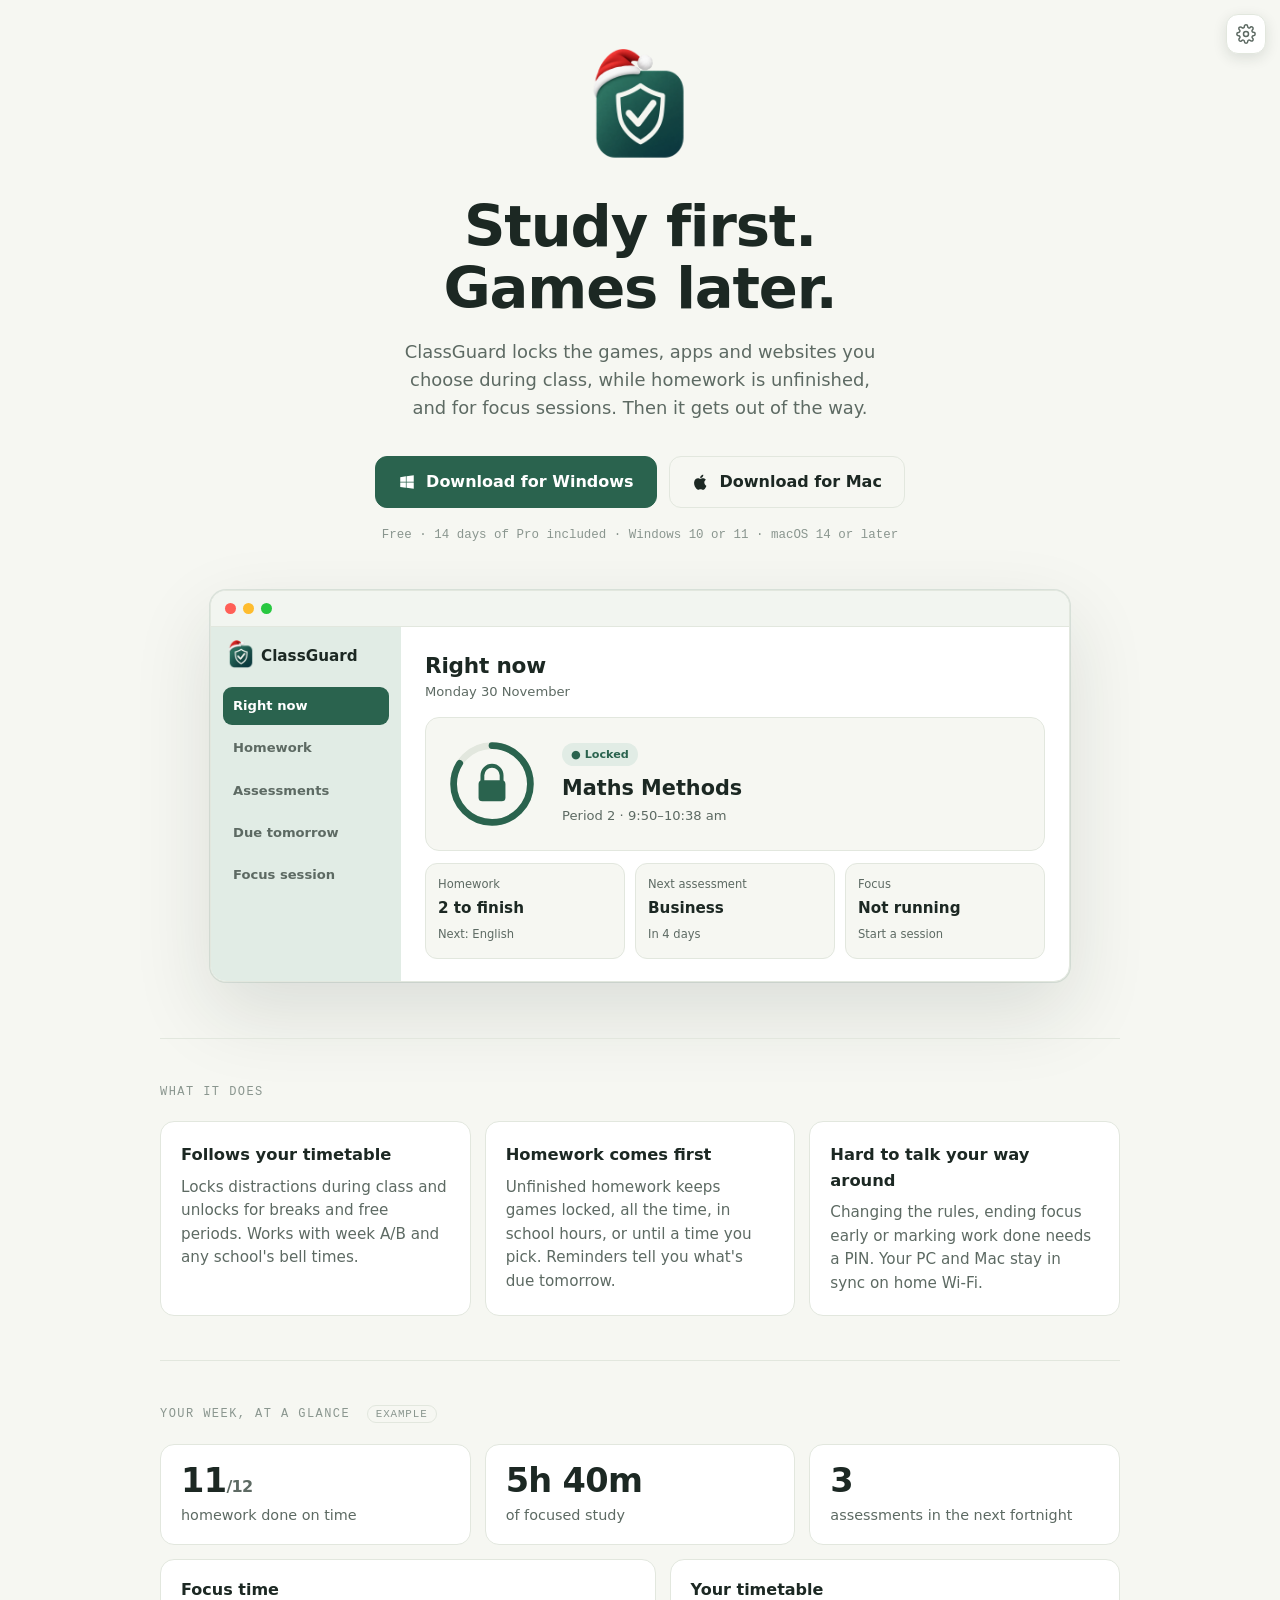
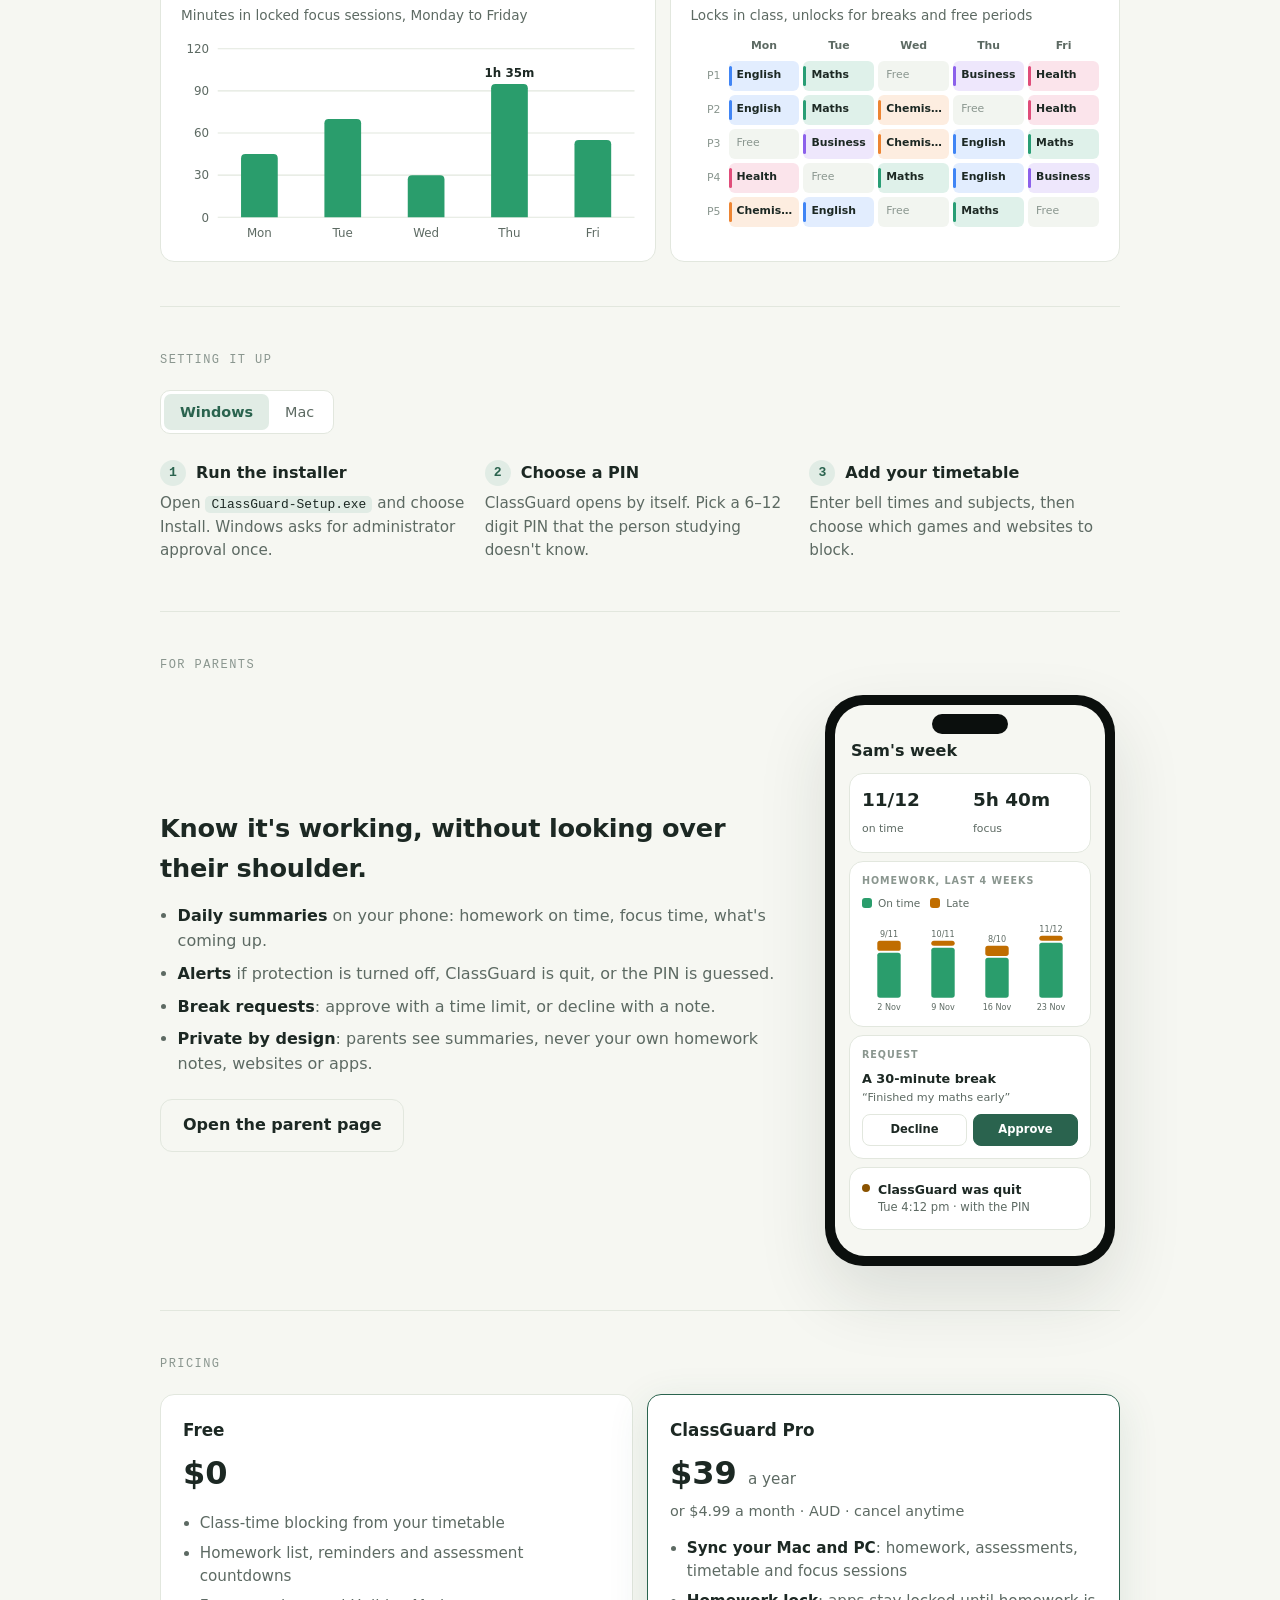
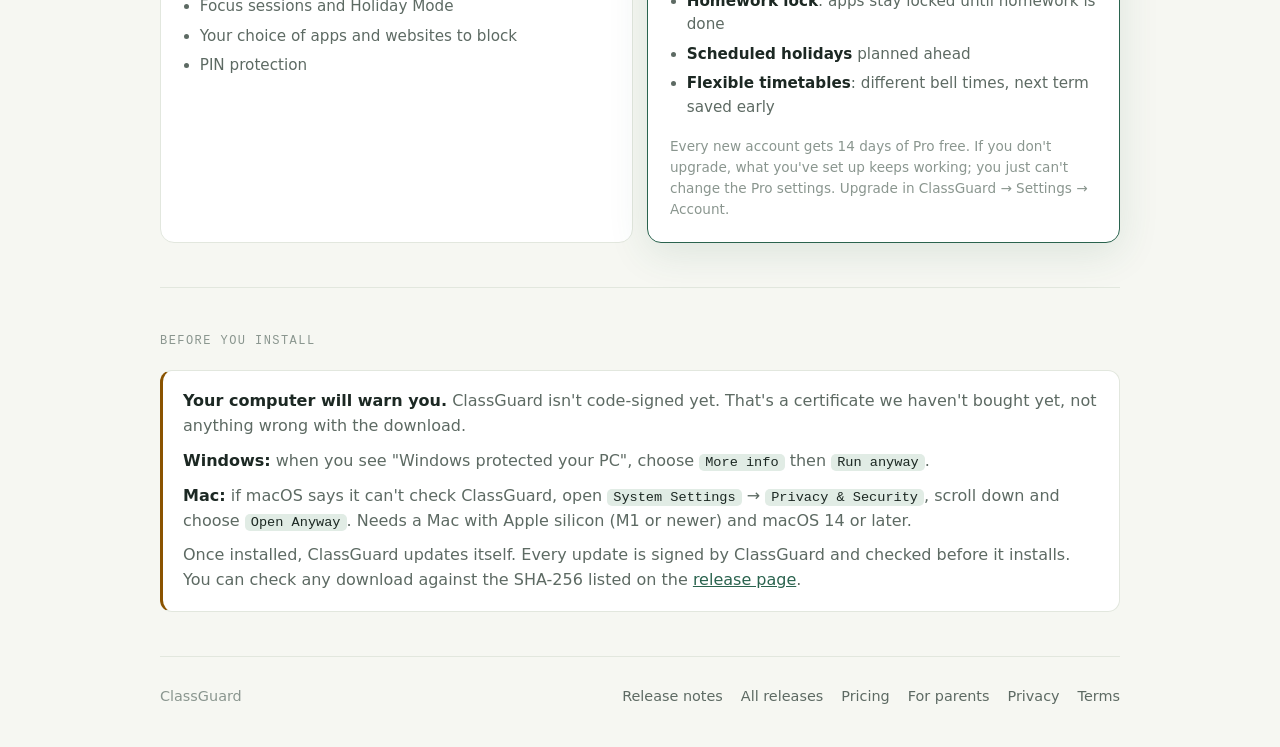
<file: index.html>
<!doctype html>
<html lang="en">
<head>
<meta charset="utf-8">
<meta name="viewport" content="width=device-width, initial-scale=1, viewport-fit=cover">
<title>ClassGuard — study first, games later</title>
<meta name="description" content="ClassGuard locks games, apps and websites during class, unfinished homework and focus sessions. Free for Windows and Mac, with ClassGuard Pro for syncing and the homework lock.">
<meta property="og:title" content="ClassGuard — study first, games later">
<meta property="og:description" content="Locks distractions during class, unfinished homework and focus sessions. Free for Windows and Mac.">
<meta property="og:image" content="logo.png">
<link rel="icon" type="image/png" href="favicon.png">
<link rel="stylesheet" href="theme.css">
<script src="theme.js"></script>

<style>
  :root { --mono: ui-monospace, "SF Mono", "Cascadia Mono", Consolas, monospace; }
  * { box-sizing: border-box; }
  html { -webkit-text-size-adjust: 100%; }
  body {
    margin: 0; background: var(--bg); color: var(--ink);
    font: 16px/1.55 system-ui, -apple-system, "Segoe UI Variable Text", "Segoe UI", Roboto, sans-serif;
    padding: 0 20px;
  }
  main { max-width: 960px; margin: 0 auto; }
  a { color: var(--accent); }

  /* Hero */
  .hero { text-align: center; padding: 72px 0 56px; }
  .logo { width: 96px; height: 96px; border-radius: 22px; display: block; margin: 0 auto 28px; box-shadow: 0 10px 40px var(--glow); }
  h1 { font-size: clamp(2.2rem, 6vw, 3.6rem); line-height: 1.08; letter-spacing: -0.02em; margin: 0 0 18px; font-weight: 700; }
  .lede { color: var(--muted); font-size: 1.12rem; max-width: 30rem; margin: 0 auto 34px; }
  .actions { display: flex; gap: 12px; justify-content: center; flex-wrap: wrap; }
  .btn {
    display: inline-flex; align-items: center; gap: 10px; padding: 13px 22px; border-radius: 12px;
    font-weight: 600; font-size: 1rem; text-decoration: none; border: 1px solid var(--line); color: var(--ink);
    background: transparent; transition: transform .12s ease, background .12s ease, border-color .12s ease;
  }
  .btn:hover { border-color: var(--faint); transform: translateY(-1px); }
  .btn:focus-visible { outline: 2px solid var(--accent); outline-offset: 3px; }
  .btn.primary { background: var(--accent); color: var(--accent-ink); border-color: var(--accent); }
  .btn.primary:hover { background: var(--accent-hover); border-color: var(--accent-hover); }
  .btn svg { width: 18px; height: 18px; flex: none; }
  .meta { font-family: var(--mono); font-size: 0.78rem; color: var(--faint); margin-top: 18px; min-height: 1.3em; }
  .note-os { color: var(--muted); font-size: 0.92rem; margin: 0 0 18px; }

  /* Sections */
  section { border-top: 1px solid var(--line); padding: 44px 0; }
  .label { font-family: var(--mono); font-size: 0.75rem; letter-spacing: 0.12em; text-transform: uppercase; color: var(--faint); margin: 0 0 20px; }
  .cards { display: grid; grid-template-columns: repeat(3, 1fr); gap: 14px; }
  .card { background: var(--panel); border: 1px solid var(--line); border-radius: 14px; padding: 20px; }
  .card h3 { margin: 0 0 8px; font-size: 1.02rem; }
  .card p { margin: 0; color: var(--muted); font-size: 0.95rem; }
  .steps { display: grid; grid-template-columns: repeat(3, 1fr); gap: 14px; counter-reset: step; }
  .step { counter-increment: step; padding: 4px 0; }
  .step h3 { margin: 0 0 6px; font-size: 1rem; display: flex; align-items: center; gap: 10px; }
  .step h3::before {
    content: counter(step); display: inline-grid; place-items: center; width: 26px; height: 26px; border-radius: 50%;
    background: var(--accent-dim); color: var(--accent); font-size: 0.82rem; font-family: var(--mono);
  }
  .step p { margin: 0; color: var(--muted); font-size: 0.95rem; }
  .tabs { display: inline-flex; background: var(--panel); border: 1px solid var(--line); border-radius: 10px; padding: 3px; margin-bottom: 22px; }
  .tabs button {
    font: inherit; font-size: 0.9rem; color: var(--muted); background: none; border: 0; padding: 7px 16px; border-radius: 7px; cursor: pointer;
  }
  .tabs button[aria-selected="true"] { background: var(--accent-dim); color: var(--accent); font-weight: 600; }
  .tabs button:focus-visible { outline: 2px solid var(--accent); outline-offset: 2px; }
  .plans { display: grid; grid-template-columns: 1fr 1fr; gap: 14px; }
  .plan { background: var(--panel); border: 1px solid var(--line); border-radius: 14px; padding: 22px; }
  .plan.pro { border-color: var(--accent); box-shadow: 0 10px 40px var(--glow); }
  .plan h3 { margin: 0 0 6px; font-size: 1.05rem; }
  .plan .price { font-size: 2rem; font-weight: 700; margin: 0; }
  .plan .price s { font-size: 1.1rem; color: var(--faint); font-weight: 500; margin-left: 4px; }
  .plan .price small { font-size: 0.95rem; color: var(--muted); font-weight: 500; }
  .plan .price-alt { color: var(--muted); font-size: 0.9rem; margin: 2px 0 14px; }
  .plan ul { margin: 14px 0 0; padding-left: 1.1em; color: var(--muted); font-size: 0.95rem; }
  .plan li { margin: 6px 0; } .plan li strong { color: var(--ink); }
  .plan .fine { color: var(--faint); font-size: 0.85rem; margin: 16px 0 0; }
  .sale { display: flex; justify-content: space-between; gap: 12px; flex-wrap: wrap; background: var(--warn-dim); color: var(--warn); border: 1px solid var(--warn-line); border-radius: 12px; padding: 12px 16px; margin-bottom: 14px; font-size: 0.95rem; }
  .warn { background: var(--panel); border: 1px solid var(--line); border-left: 3px solid var(--warn); border-radius: 12px; padding: 18px 20px; color: var(--muted); }
  .warn strong { color: var(--ink); }
  .warn p { margin: 0 0 10px; } .warn p:last-child { margin: 0; }
  kbd { font-family: var(--mono); font-size: 0.85em; background: var(--accent-dim); color: var(--ink); padding: 1px 6px; border-radius: 5px; }
  footer { border-top: 1px solid var(--line); padding: 28px 0 calc(40px + env(safe-area-inset-bottom, 0px)); display: flex; justify-content: space-between; gap: 16px; flex-wrap: wrap; color: var(--faint); font-size: 0.9rem; }
  footer nav { display: flex; gap: 18px; flex-wrap: wrap; }
  footer a { color: var(--muted); text-decoration: none; } footer a:hover { color: var(--ink); }

  /* ---- App preview, example week and parents (illustrations; example data) ---- */
  .reveal { opacity: 0; transform: translateY(18px); transition: opacity .6s ease, transform .6s ease; }
  .reveal.in { opacity: 1; transform: none; }
  @media (prefers-reduced-motion: reduce) { .reveal { opacity: 1; transform: none; transition: none; } }
  .app { max-width: 860px; margin: 44px auto 0; border-radius: 16px; overflow: hidden; border: 1px solid var(--line); background: var(--panel);
         box-shadow: 0 30px 80px var(--shadow), 0 0 0 1px var(--glow); text-align: left; }
  .app-bar { display: flex; gap: 7px; padding: 12px 14px; border-bottom: 1px solid var(--line); background: var(--panel2); }
  .app-bar span { width: 11px; height: 11px; border-radius: 50%; background: var(--line); }
  .app-bar span:nth-child(1) { background: #ff5f57; } .app-bar span:nth-child(2) { background: #febc2e; } .app-bar span:nth-child(3) { background: #28c840; }
  .app-body { display: grid; grid-template-columns: 190px 1fr; min-height: 340px; }
  .app-side { background: var(--accent-dim); padding: 18px 12px; display: flex; flex-direction: column; gap: 4px; }
  .app-brand { display: flex; align-items: center; gap: 8px; font-weight: 700; font-size: .95rem; margin: 0 6px 14px; }
  .app-brand img { width: 24px; height: 24px; border-radius: 6px; }
  .app-nav { font-size: .82rem; font-weight: 600; padding: 9px 10px; border-radius: 9px; color: var(--muted); }
  .app-nav.on { background: var(--accent); color: var(--accent-ink); }
  .app-main { padding: 22px 24px; }
  .app-h { font-size: 1.35rem; font-weight: 700; letter-spacing: -.01em; }
  .app-sub { color: var(--muted); font-size: .82rem; margin-bottom: 14px; }
  .app-hero { display: flex; align-items: center; gap: 22px; padding: 18px; border: 1px solid var(--line); border-radius: 14px; background: var(--bg); }
  .app-ring { width: 96px; height: 96px; flex: none; }
  .app-ring .track { stroke: var(--line); } .app-ring .arc { stroke: var(--accent); stroke-dasharray: 251; stroke-dashoffset: 251; transition: stroke-dashoffset 1.4s ease .3s; }
  .reveal.in .app-ring .arc { stroke-dashoffset: 40; }
  .app-pill { display: inline-flex; align-items: center; gap: 5px; font-size: .7rem; font-weight: 700; color: var(--accent); background: var(--accent-dim); padding: 3px 9px; border-radius: 99px; }
  .app-title { font-size: 1.3rem; font-weight: 700; margin: 6px 0 2px; }
  .app-detail { color: var(--muted); font-size: .82rem; }
  .app-tiles { display: grid; grid-template-columns: repeat(3, 1fr); gap: 10px; margin-top: 12px; }
  .app-tile { border: 1px solid var(--line); border-radius: 12px; padding: 12px; background: var(--bg); }
  .app-tile small { color: var(--muted); font-size: .72rem; display: block; }
  .app-tile b { display: block; font-size: .95rem; margin-top: 4px; }
  .app-tile span { color: var(--muted); font-size: .72rem; }
  .eg { font-size: .68rem; letter-spacing: .08em; padding: 2px 8px; border-radius: 99px; border: 1px solid var(--line); color: var(--faint); margin-left: 8px; vertical-align: middle; }
  .stats { display: grid; grid-template-columns: repeat(3, 1fr); gap: 14px; margin-bottom: 14px; }
  .stat { background: var(--panel); border: 1px solid var(--line); border-radius: 14px; padding: 18px 20px; }
  .stat .v { font-size: 2.1rem; font-weight: 750; letter-spacing: -.02em; line-height: 1.05; }
  .stat .v small { font-size: 1rem; color: var(--muted); font-weight: 600; }
  .stat .k { color: var(--muted); font-size: .9rem; margin-top: 6px; }
  .two { display: grid; grid-template-columns: 1.1fr 1fr; gap: 14px; }
  .chart-card { background: var(--panel); border: 1px solid var(--line); border-radius: 14px; padding: 18px 20px; position: relative; }
  .chart-card h3 { margin: 0 0 2px; font-size: 1rem; }
  .chart-card p.cap { margin: 0 0 12px; color: var(--muted); font-size: .85rem; }
  .chart svg { width: 100%; height: auto; display: block; overflow: visible; }
  .chart text { fill: var(--muted); font-size: 11px; font-family: inherit; }
  .chart .grid line { stroke: var(--line); stroke-width: 1; }
  .chart .bar { fill: var(--chart-on); transition: opacity .15s; }
  .chart .hit { fill: transparent; cursor: default; }
  .chart:hover .bar.dim { opacity: .45; }
  .tip { position: absolute; pointer-events: none; background: var(--ink); color: var(--bg); font-size: .8rem; font-weight: 600; padding: 6px 10px; border-radius: 8px;
         transform: translate(-50%, -115%); white-space: nowrap; opacity: 0; transition: opacity .12s; }
  .tip.on { opacity: 1; }
  .tt { display: grid; grid-template-columns: 34px repeat(5, 1fr); gap: 4px; font-size: .68rem; }
  .tt .d { text-align: center; color: var(--muted); font-weight: 600; padding-bottom: 2px; }
  .tt .p { color: var(--faint); align-self: center; text-align: right; padding-right: 4px; }
  .tt .c { border-radius: 6px; padding: 6px 6px 6px 8px; min-height: 30px; font-weight: 600; color: var(--ink); position: relative; overflow: hidden; white-space: nowrap; text-overflow: ellipsis; }
  .tt .c::before { content: ""; position: absolute; left: 0; top: 5px; bottom: 5px; width: 3px; border-radius: 2px; background: var(--s); }
  .tt .c.free { background: var(--panel2); color: var(--faint); font-weight: 500; } .tt .c.free::before { display: none; }
  .legend { display: flex; gap: 14px; font-size: .8rem; color: var(--muted); margin: 0 0 10px; }
  .legend i { display: inline-block; width: 10px; height: 10px; border-radius: 3px; margin-right: 6px; vertical-align: -1px; }
  .parents { display: grid; grid-template-columns: 1fr 300px; gap: 36px; align-items: center; }
  .parents ul { padding-left: 1.1em; color: var(--muted); } .parents li { margin: 8px 0; } .parents li strong { color: var(--ink); }
  .phone { width: 290px; margin: 0 auto; border-radius: 38px; padding: 10px; background: #0b0f0d; box-shadow: 0 30px 70px var(--shadow); }
  .phone-screen { border-radius: 30px; overflow: hidden; background: var(--bg); padding: 30px 14px 18px; position: relative; }
  .phone-screen::before { content: ""; position: absolute; top: 9px; left: 50%; width: 76px; height: 20px; transform: translateX(-50%); background: #0b0f0d; border-radius: 12px; }
  .ph-h { font-weight: 700; font-size: 1rem; margin: 4px 2px 10px; }
  .ph-card { background: var(--panel); border: 1px solid var(--line); border-radius: 14px; padding: 12px; margin-bottom: 8px; }
  .ph-grid { display: grid; grid-template-columns: 1fr 1fr; gap: 6px; }
  .ph-stat b { display: block; font-size: 1.15rem; } .ph-stat span { font-size: .68rem; color: var(--muted); }
  .ph-label { font-size: .6rem; letter-spacing: .1em; text-transform: uppercase; color: var(--faint); font-weight: 700; margin-bottom: 6px; }
  .ph-req { display: flex; gap: 6px; margin-top: 8px; } .ph-req span { flex: 1; text-align: center; font-size: .72rem; font-weight: 700; padding: 6px; border-radius: 8px; border: 1px solid var(--line); }
  .ph-req span.yes { background: var(--accent); color: var(--accent-ink); border-color: var(--accent); }
  .ph-alert { display: flex; gap: 8px; align-items: flex-start; font-size: .72rem; } .ph-alert i { width: 8px; height: 8px; border-radius: 50%; background: var(--warn); margin-top: 4px; flex: none; }
  .ph-alert b { display: block; font-size: .78rem; } .ph-alert span { color: var(--muted); }
  @media (max-width: 820px) { .parents { grid-template-columns: 1fr; } .two { grid-template-columns: 1fr; } }
  @media (max-width: 720px) {
    .app-body { grid-template-columns: 1fr; } .app-side { display: none; } .app-main { padding: 16px; }
    .app-hero { gap: 14px; padding: 14px; } .app-ring { width: 72px; height: 72px; } .app-tiles { grid-template-columns: 1fr 1fr; } .app-tile:nth-child(3) { display: none; }
    .stats { grid-template-columns: 1fr; } .stat .v { font-size: 1.8rem; }
  }
  [hidden] { display: none !important; }

  @media (max-width: 720px) {
    .hero { padding: 48px 0 40px; }
    .cards, .steps, .plans { grid-template-columns: 1fr; }
    .actions .btn { width: 100%; justify-content: center; }
  }
  @media (prefers-reduced-motion: reduce) { .btn { transition: none; } .btn:hover { transform: none; } }
</style>
</head>
<body>
<main>
  <header class="hero">
    <img class="logo" src="logo.png" alt="ClassGuard logo" width="96" height="96">
    <h1>Study first.<br>Games later.</h1>
    <p class="lede">ClassGuard locks the games, apps and websites you choose during class, while homework is unfinished, and for focus sessions. Then it gets out of the way.</p>
    <p class="note-os" id="other-device" hidden>ClassGuard runs on Windows PCs and Macs. Open this page on your computer, or download it below.</p>
    <div class="actions" id="actions">
      <a class="btn primary" id="primary" href="https://github.com/Class-Guard/classguard-releases/releases/latest/download/ClassGuard-Setup.exe">
        <svg id="primary-icon" viewBox="0 0 24 24" aria-hidden="true" fill="currentColor"></svg><span id="primary-text">Download for Windows</span>
      </a>
      <a class="btn" id="secondary" href="https://github.com/Class-Guard/classguard-releases/releases/latest/download/ClassGuard-Mac.zip">
        <svg id="secondary-icon" viewBox="0 0 24 24" aria-hidden="true" fill="currentColor"></svg><span id="secondary-text">Download for Mac</span>
      </a>
    </div>
    <p class="meta" id="meta">Free · 14 days of Pro included · Windows 10 or 11 · macOS 14 or later</p>
  
  <div class="app reveal" aria-hidden="true">
    <div class="app-bar"><span></span><span></span><span></span></div>
    <div class="app-body">
      <div class="app-side">
        <div class="app-brand"><img src="logo.png" alt="">ClassGuard</div>
        <div class="app-nav on">Right now</div><div class="app-nav">Homework</div><div class="app-nav">Assessments</div><div class="app-nav">Due tomorrow</div><div class="app-nav">Focus session</div>
      </div>
      <div class="app-main">
        <div class="app-h">Right now</div>
        <div class="app-sub">Monday 30 November</div>
        <div class="app-hero">
          <svg class="app-ring" viewBox="0 0 100 100"><circle class="track" cx="50" cy="50" r="40" fill="none" stroke-width="7"/><circle class="arc" cx="50" cy="50" r="40" fill="none" stroke-width="7" stroke-linecap="round" transform="rotate(-90 50 50)"/>
            <path d="M40 47v-6a10 10 0 0 1 20 0v6" fill="none" stroke="var(--accent)" stroke-width="4"/><rect x="36" y="46" width="28" height="22" rx="4" fill="var(--accent)"/></svg>
          <div><span class="app-pill">● Locked</span><div class="app-title">Maths Methods</div><div class="app-detail">Period 2 · 9:50–10:38 am</div></div>
        </div>
        <div class="app-tiles">
          <div class="app-tile"><small>Homework</small><b>2 to finish</b><span>Next: English</span></div>
          <div class="app-tile"><small>Next assessment</small><b>Business</b><span>In 4 days</span></div>
          <div class="app-tile"><small>Focus</small><b>Not running</b><span>Start a session</span></div>
        </div>
      </div>
    </div>
  </div>
</header>

  <section aria-labelledby="what">
    <p class="label" id="what">What it does</p>
    <div class="cards">
      <article class="card">
        <h3>Follows your timetable</h3>
        <p>Locks distractions during class and unlocks for breaks and free periods. Works with week A/B and any school's bell times.</p>
      </article>
      <article class="card">
        <h3>Homework comes first</h3>
        <p>Unfinished homework keeps games locked, all the time, in school hours, or until a time you pick. Reminders tell you what's due tomorrow.</p>
      </article>
      <article class="card">
        <h3>Hard to talk your way around</h3>
        <p>Changing the rules, ending focus early or marking work done needs a PIN. Your PC and Mac stay in sync on home Wi-Fi.</p>
      </article>
    </div>
  </section>


  <section aria-labelledby="week-title">
    <p class="label" id="week-title">Your week, at a glance <span class="eg">EXAMPLE</span></p>
    <div class="stats reveal">
      <div class="stat"><div class="v">11<small>/12</small></div><div class="k">homework done on time</div></div>
      <div class="stat"><div class="v">5h 40m</div><div class="k">of focused study</div></div>
      <div class="stat"><div class="v">3</div><div class="k">assessments in the next fortnight</div></div>
    </div>
    <div class="two">
      <div class="chart-card reveal">
        <h3>Focus time</h3><p class="cap">Minutes in locked focus sessions, Monday to Friday</p>
        <div class="chart" id="focus-chart" role="img" aria-label="Focus minutes: Mon 45, Tue 70, Wed 30, Thu 95, Fri 55"></div>
        <div class="tip" id="focus-tip"></div>
      </div>
      <div class="chart-card reveal">
        <h3>Your timetable</h3><p class="cap">Locks in class, unlocks for breaks and free periods</p>
        <div class="tt" id="tt" aria-label="Example timetable"></div>
      </div>
    </div>
  </section>

  <section aria-labelledby="setup">
    <p class="label" id="setup">Setting it up</p>
    <div class="tabs" role="tablist" aria-label="Choose your computer">
      <button role="tab" id="tab-win" aria-selected="true" aria-controls="steps-win">Windows</button>
      <button role="tab" id="tab-mac" aria-selected="false" aria-controls="steps-mac">Mac</button>
    </div>
    <div class="steps" id="steps-win" role="tabpanel" aria-labelledby="tab-win">
      <div class="step"><h3>Run the installer</h3><p>Open <kbd>ClassGuard-Setup.exe</kbd> and choose Install. Windows asks for administrator approval once.</p></div>
      <div class="step"><h3>Choose a PIN</h3><p>ClassGuard opens by itself. Pick a 6–12 digit PIN that the person studying doesn't know.</p></div>
      <div class="step"><h3>Add your timetable</h3><p>Enter bell times and subjects, then choose which games and websites to block.</p></div>
    </div>
    <div class="steps" id="steps-mac" role="tabpanel" aria-labelledby="tab-mac" hidden>
      <div class="step"><h3>Move it to Applications</h3><p>Open <kbd>ClassGuard-Mac.zip</kbd> and drag ClassGuard into your Applications folder.</p></div>
      <div class="step"><h3>Open it and set up blocking</h3><p>Open ClassGuard, choose <strong>Set up blocking</strong> and approve the administrator prompt.</p></div>
      <div class="step"><h3>Choose a PIN and timetable</h3><p>Settings walks you through your PIN, bell times, subjects and what to block.</p></div>
    </div>
  </section>


  <section aria-labelledby="parents-title">
    <p class="label" id="parents-title">For parents</p>
    <div class="parents">
      <div class="reveal">
        <h2 style="font-size:1.6rem;margin:0 0 10px;letter-spacing:-.01em">Know it's working, without looking over their shoulder.</h2>
        <ul>
          <li><strong>Daily summaries</strong> on your phone: homework on time, focus time, what's coming up.</li>
          <li><strong>Alerts</strong> if protection is turned off, ClassGuard is quit, or the PIN is guessed.</li>
          <li><strong>Break requests</strong>: approve with a time limit, or decline with a note.</li>
          <li><strong>Private by design</strong>: parents see summaries, never your own homework notes, websites or apps.</li>
        </ul>
        <a class="btn" href="parent.html" style="margin-top:6px">Open the parent page</a>
      </div>
      <div class="phone reveal" aria-hidden="true"><div class="phone-screen">
        <div class="ph-h">Sam's week</div>
        <div class="ph-card ph-grid">
          <div class="ph-stat"><b>11/12</b><span>on time</span></div><div class="ph-stat"><b>5h 40m</b><span>focus</span></div>
        </div>
        <div class="ph-card">
          <div class="ph-label">Homework, last 4 weeks</div>
          <div class="legend" style="font-size:.66rem;gap:10px;margin-bottom:4px"><span><i style="background:var(--chart-on)"></i>On time</span><span><i style="background:var(--chart-late)"></i>Late</span></div>
          <div class="chart" id="parent-chart"></div>
        </div>
        <div class="ph-card">
          <div class="ph-label">Request</div>
          <div style="font-size:.8rem;font-weight:700">A 30-minute break</div>
          <div style="font-size:.7rem;color:var(--muted)">“Finished my maths early”</div>
          <div class="ph-req"><span>Decline</span><span class="yes">Approve</span></div>
        </div>
        <div class="ph-card ph-alert"><i></i><div><b>ClassGuard was quit</b><span>Tue 4:12 pm · with the PIN</span></div></div>
      </div></div>
    </div>
  </section>

  <section aria-labelledby="pricing" id="pricing-section">
    <p class="label" id="pricing">Pricing</p>
    <div class="sale" id="sale" hidden><span>🎓 <strong id="sale-name">Back to school</strong>: <span id="sale-pct">40</span>% off your first year of Pro</span><span id="sale-ends"></span></div>
    <div class="plans">
      <article class="plan">
        <h3>Free</h3>
        <p class="price">$0</p>
        <ul>
          <li>Class-time blocking from your timetable</li>
          <li>Homework list, reminders and assessment countdowns</li>
          <li>Focus sessions and Holiday Mode</li>
          <li>Your choice of apps and websites to block</li>
          <li>PIN protection</li>
        </ul>
      </article>
      <article class="plan pro">
        <h3>ClassGuard Pro</h3>
        <p class="price"><span id="pro-yearly">$39</span> <s id="pro-was" hidden>$39</s><small> a year</small></p>
        <p class="price-alt">or <span id="pro-monthly">$4.99</span> a month · AUD · cancel anytime</p>
        <ul>
          <li><strong>Sync your Mac and PC</strong>: homework, assessments, timetable and focus sessions</li>
          <li><strong>Homework lock</strong>: apps stay locked until homework is done</li>
          <li><strong>Scheduled holidays</strong> planned ahead</li>
          <li><strong>Flexible timetables</strong>: different bell times, next term saved early</li>
        </ul>
        <p class="fine">Every new account gets 14 days of Pro free. If you don't upgrade, what you've set up keeps working; you just can't change the Pro settings. Upgrade in ClassGuard → Settings → Account.</p>
      </article>
    </div>
  </section>

  <section aria-labelledby="before">
    <p class="label" id="before">Before you install</p>
    <div class="warn">
      <p><strong>Your computer will warn you.</strong> ClassGuard isn't code-signed yet. That's a certificate we haven't bought yet, not anything wrong with the download.</p>
      <p><strong>Windows:</strong> when you see "Windows protected your PC", choose <kbd>More info</kbd> then <kbd>Run anyway</kbd>.</p>
      <p><strong>Mac:</strong> if macOS says it can't check ClassGuard, open <kbd>System Settings</kbd> → <kbd>Privacy &amp; Security</kbd>, scroll down and choose <kbd>Open Anyway</kbd>. Needs a Mac with Apple silicon (M1 or newer) and macOS 14 or later.</p>
      <p>Once installed, ClassGuard updates itself. Every update is signed by ClassGuard and checked before it installs. You can check any download against the SHA-256 listed on the <a href="https://github.com/Class-Guard/classguard-releases/releases/latest">release page</a>.</p>
    </div>
  </section>

  <footer>
    <span>ClassGuard</span>
    <nav>
      <a href="https://github.com/Class-Guard/classguard-releases/releases/latest">Release notes</a>
      <a href="https://github.com/Class-Guard/classguard-releases/releases">All releases</a>
      <a href="#pricing">Pricing</a>
      <a href="parent.html">For parents</a>
      <a href="privacy.html">Privacy</a>
      <a href="terms.html">Terms</a>
    </nav>
  </footer>
</main>

<script>
// A parent signing in on parent.html comes back here (the address Google sign-in may return to);
// send them on to the dashboard with the sign-in code.
try { if (/[?&]code=/.test(location.search) && localStorage.getItem("cg.parentReturn")) { const back = localStorage.getItem("cg.parentReturn"); localStorage.removeItem("cg.parentReturn"); location.replace(({ admin: "admin.html", link: "link-discord.html" }[back] || "parent.html") + location.search); } } catch (e) {}
</script>
<script>
(() => {
  const base = "https://github.com/Class-Guard/classguard-releases/releases/latest/download/";
  const icons = {
    win: '<path d="M3 5.5 10.5 4.4v7.1H3V5.5Zm0 13 7.5 1.1v-7H3v5.9Zm8.4 1.2L21 21v-8.4h-9.6v7.1ZM11.4 4.3V11.5H21V3l-9.6 1.3Z"/>',
    mac: '<path d="M16.4 12.6c0-2.5 2-3.6 2.1-3.7-1.2-1.7-3-1.9-3.6-1.9-1.5-.2-3 .9-3.8.9-.8 0-2-.9-3.3-.9-1.7 0-3.3 1-4.2 2.6-1.8 3.1-.5 7.7 1.3 10.2.9 1.2 1.9 2.6 3.2 2.6 1.3-.1 1.8-.8 3.3-.8s2 .8 3.3.8c1.4 0 2.3-1.2 3.1-2.5 1-1.4 1.4-2.8 1.4-2.9 0 0-2.8-1-2.8-4.4ZM14 5.4c.7-.9 1.2-2 1-3.2-1 0-2.3.7-3 1.6-.7.8-1.2 2-1.1 3.1 1.2.1 2.3-.6 3.1-1.5Z"/>'
  };
  const files = { win: "ClassGuard-Setup.exe", mac: "ClassGuard-Mac.zip" };
  const names = { win: "Windows", mac: "Mac" };

  // Live pricing and the current sale, from ClassGuard's public pricing table.
  fetch("https://lygaythvmuqscdfpjnfk.supabase.co/rest/v1/pricing?id=eq.pro&select=*", { headers: { apikey: "sb_publishable_lb8X5WE6tg63BF6RMEL_Gw_JoV-UsNj" } })
    .then((r) => r.ok ? r.json() : []).then(([p]) => {
      if (!p) return;
      const money = (c) => c % 100 === 0 ? "$" + c / 100 : "$" + (c / 100).toFixed(2);
      document.getElementById("pro-monthly").textContent = money(p.monthly_cents);
      const ends = p.sale_ends_at ? new Date(p.sale_ends_at) : null;
      const sale = p.sale_percent && ends && ends > new Date() && (p.sale_applies_to === "yearly" || p.sale_applies_to === "both");
      document.getElementById("pro-yearly").textContent = money(sale ? Math.round(p.yearly_cents * (100 - p.sale_percent) / 100) : p.yearly_cents);
      if (sale) {
        const was = document.getElementById("pro-was"); was.textContent = money(p.yearly_cents); was.hidden = false;
        document.getElementById("sale-name").textContent = p.sale_name || "Sale";
        document.getElementById("sale-pct").textContent = p.sale_percent;
        document.getElementById("sale-ends").textContent = "Ends " + ends.toLocaleDateString("en-AU", { day: "numeric", month: "long" });
        document.getElementById("sale").hidden = false;
      }
    }).catch(() => {});

  // Which computer is this? Prefer the modern hint, fall back to the user agent.
  const platform = ((navigator.userAgentData && navigator.userAgentData.platform) || navigator.platform || "").toLowerCase();
  const ua = navigator.userAgent.toLowerCase();
  const mobile = /iphone|ipad|ipod|android/.test(ua) || (navigator.userAgentData && navigator.userAgentData.mobile) || (platform === "macintel" && navigator.maxTouchPoints > 1);
  let os = "win";
  if (!mobile && (/mac/.test(platform) || /mac os x/.test(ua))) os = "mac";
  const other = os === "win" ? "mac" : "win";

  const set = (id, which) => {
    document.getElementById(id).href = base + files[which];
    document.getElementById(id + "-text").textContent = "Download for " + names[which];
    document.getElementById(id + "-icon").innerHTML = icons[which];
  };
  set("primary", os);
  set("secondary", other);
  if (mobile) {
    document.getElementById("other-device").hidden = false;
    document.getElementById("primary").classList.remove("primary");
  }

  // Setup tabs, starting on this computer's system.
  const tabs = { win: document.getElementById("tab-win"), mac: document.getElementById("tab-mac") };
  const panels = { win: document.getElementById("steps-win"), mac: document.getElementById("steps-mac") };
  const show = (which) => {
    for (const k of ["win", "mac"]) {
      tabs[k].setAttribute("aria-selected", String(k === which));
      tabs[k].tabIndex = k === which ? 0 : -1;
      panels[k].hidden = k !== which;
    }
  };
  tabs.win.addEventListener("click", () => show("win"));
  tabs.mac.addEventListener("click", () => show("mac"));
  for (const k of ["win", "mac"]) tabs[k].addEventListener("keydown", (e) => {
    if (e.key === "ArrowLeft" || e.key === "ArrowRight") { const next = k === "win" ? "mac" : "win"; show(next); tabs[next].focus(); }
  });
  show(os);

  // Version, size and date from the latest release (falls back quietly if GitHub can't be reached).
  const mb = (bytes) => Math.round(bytes / 1048576) + " MB";
  fetch("https://api.github.com/repos/Class-Guard/classguard-releases/releases/latest", { headers: { Accept: "application/vnd.github+json" } })
    .then((r) => (r.ok ? r.json() : Promise.reject(r.status)))
    .then((release) => {
      const asset = (release.assets || []).find((a) => a.name === files[os]);
      const date = new Date(release.published_at).toLocaleDateString(undefined, { day: "numeric", month: "short", year: "numeric" });
      const version = (release.tag_name || "").replace(/^v/, "");
      const req = os === "win" ? "Windows 10 or 11 · 64-bit" : "macOS 14+ · Apple silicon";
      document.getElementById("meta").textContent =
        ["Version " + version, asset ? mb(asset.size) : null, req, date].filter(Boolean).join(" · ");
    })
    .catch(() => {});
})();
</script>

<script>
// Illustrations on this page use example data. Charts draw from the theme's colours, so they follow light/dark.
(() => {
  const NS = "http://www.w3.org/2000/svg";
  const make = (tag, attrs) => { const e = document.createElementNS(NS, tag); for (const k in attrs) e.setAttribute(k, attrs[k]); return e; };
  const fmt = (m) => m >= 60 ? `${Math.floor(m / 60)}h ${m % 60}m` : `${m} min`;

  // Focus minutes, Mon–Fri: one series, thin rounded bars, recessive grid, hover tooltip.
  const focus = [["Mon", 45], ["Tue", 70], ["Wed", 30], ["Thu", 95], ["Fri", 55]];
  const fc = document.getElementById("focus-chart"), tip = document.getElementById("focus-tip");
  if (fc) {
    const W = 420, H = 190, L = 34, B = 24, top = 10, max = 120, svg = make("svg", { viewBox: `0 0 ${W} ${H}` });
    const g = make("g", { class: "grid" });
    for (const v of [0, 30, 60, 90, 120]) {
      const y = top + (H - B - top) * (1 - v / max);
      g.append(make("line", { x1: L, x2: W, y1: y, y2: y }));
      const t = make("text", { x: L - 8, y: y + 4, "text-anchor": "end" }); t.textContent = v; g.append(t);
    }
    svg.append(g);
    const slot = (W - L) / focus.length, bw = Math.min(34, slot * 0.46), bars = [];
    focus.forEach(([d, m], i) => {
      const x = L + slot * i + slot / 2, h = (H - B - top) * (m / max), y = H - B - h;
      const bar = make("path", { class: "bar", d: `M${x - bw / 2},${H - B} V${y + 4} q0,-4 4,-4 h${bw - 8} q4,0 4,4 V${H - B} Z` });
      const lab = make("text", { x, y: H - 6, "text-anchor": "middle" }); lab.textContent = d;
      const hit = make("rect", { class: "hit", x: L + slot * i, y: top, width: slot, height: H - B - top });
      hit.addEventListener("mouseenter", () => { bars.forEach((b) => b.classList.toggle("dim", b !== bar)); const r = fc.getBoundingClientRect(), pr = fc.parentElement.getBoundingClientRect();
        tip.textContent = `${d} · ${fmt(m)}`; tip.style.left = (r.left - pr.left + (x / W) * r.width) + "px"; tip.style.top = (r.top - pr.top + (y / H) * r.height) + "px"; tip.classList.add("on"); });
      hit.addEventListener("mouseleave", () => { bars.forEach((b) => b.classList.remove("dim")); tip.classList.remove("on"); });
      bars.push(bar); svg.append(bar, lab, hit);
    });
    const best = focus.reduce((a, b) => (b[1] > a[1] ? b : a));
    const bi = focus.indexOf(best), bx = L + slot * bi + slot / 2, by = H - B - (H - B - top) * (best[1] / max);
    const note = make("text", { x: bx, y: by - 6, "text-anchor": "middle", style: "fill:var(--ink);font-weight:600" }); note.textContent = fmt(best[1]);
    svg.append(note); fc.append(svg);
  }

  // Example timetable, same subject colours as the apps.
  const tt = document.getElementById("tt");
  if (tt) {
    const colors = { English: "#4085f5", Maths: "#299e75", Business: "#8c61eb", Chemistry: "#ed8533", Health: "#e04d7a" };
    const rows = [["English", "Maths", "", "Business", "Health"], ["English", "Maths", "Chemistry", "", "Health"], ["", "Business", "Chemistry", "English", "Maths"],
                  ["Health", "", "Maths", "English", "Business"], ["Chemistry", "English", "", "Maths", ""]];
    tt.append(Object.assign(document.createElement("div"), { className: "p" }));
    for (const d of ["Mon", "Tue", "Wed", "Thu", "Fri"]) tt.append(Object.assign(document.createElement("div"), { className: "d", textContent: d }));
    rows.forEach((r, i) => {
      tt.append(Object.assign(document.createElement("div"), { className: "p", textContent: "P" + (i + 1) }));
      for (const s of r) {
        const c = document.createElement("div"); c.className = "c" + (s ? "" : " free"); c.textContent = s || "Free";
        if (s) { c.style.setProperty("--s", colors[s]); c.style.background = colors[s] + "26"; }
        tt.append(c);
      }
    });
  }

  // Parent phone: homework on time vs late, 4 weeks. Stacked with a 2px gap, legend above, totals labelled.
  const pc = document.getElementById("parent-chart");
  if (pc) {
    const weeks = [["2 Nov", 9, 2], ["9 Nov", 10, 1], ["16 Nov", 8, 2], ["23 Nov", 11, 1]];
    const W = 240, H = 110, B = 18, top = 14, max = 14, svg = make("svg", { viewBox: `0 0 ${W} ${H}` }), slot = W / weeks.length, bw = 26;
    weeks.forEach(([d, on, late], i) => {
      const x = slot * i + slot / 2, k = (H - B - top) / max, hOn = on * k, hLate = late * k;
      svg.append(make("rect", { x: x - bw / 2, y: H - B - hOn, width: bw, height: hOn, rx: 3, style: "fill:var(--chart-on)" }));
      svg.append(make("rect", { x: x - bw / 2, y: H - B - hOn - 2 - hLate, width: bw, height: hLate, rx: 3, style: "fill:var(--chart-late)" }));
      const v = make("text", { x, y: H - B - hOn - hLate - 6, "text-anchor": "middle", style: "font-size:9px" }); v.textContent = `${on}/${on + late}`;
      const l = make("text", { x, y: H - 4, "text-anchor": "middle", style: "font-size:9px" }); l.textContent = d;
      svg.append(v, l);
    });
    pc.append(svg);
  }

  // Gentle reveal as sections scroll into view.
  const io = "IntersectionObserver" in window ? new IntersectionObserver((es) => { for (const e of es) if (e.isIntersecting) { e.target.classList.add("in"); io.unobserve(e.target); } }, { threshold: 0.15 }) : null;
  document.querySelectorAll(".reveal").forEach((el) => io ? io.observe(el) : el.classList.add("in"));
})();
</script>
</body>
</html>
</file>
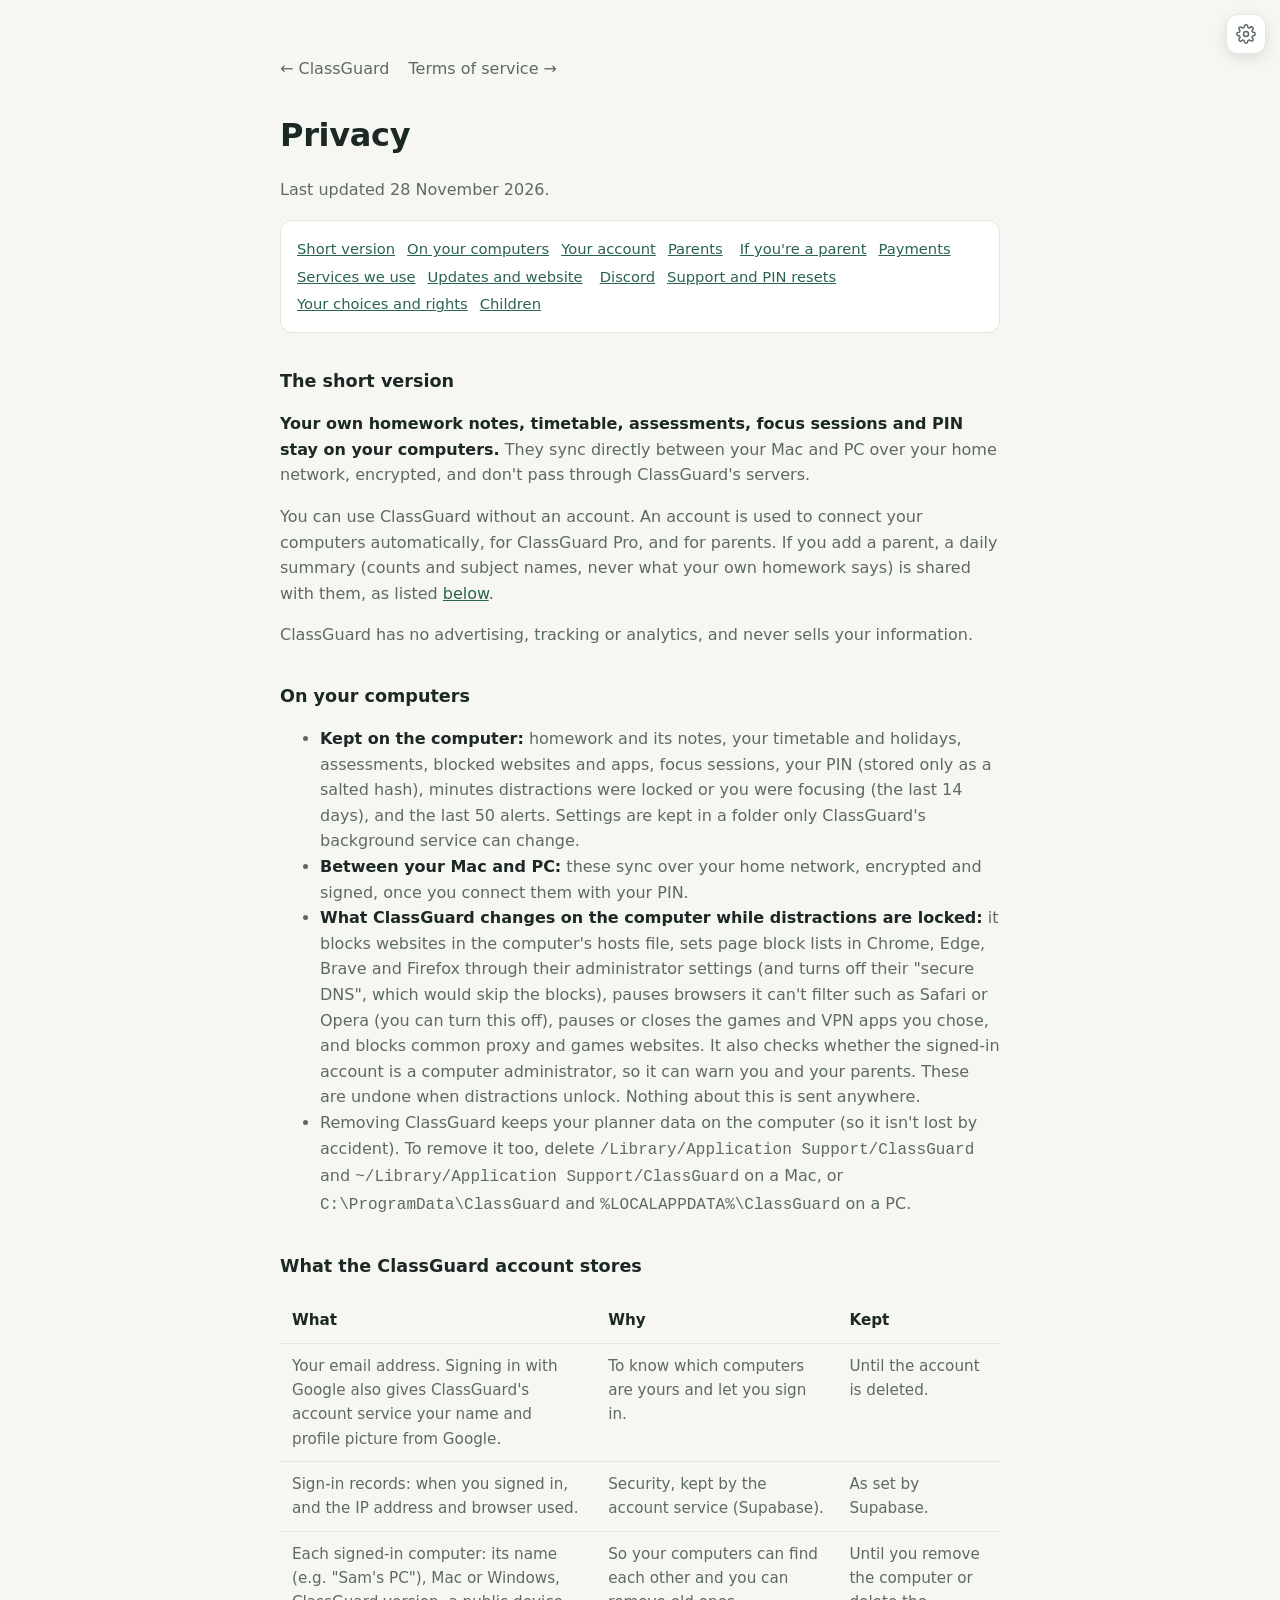
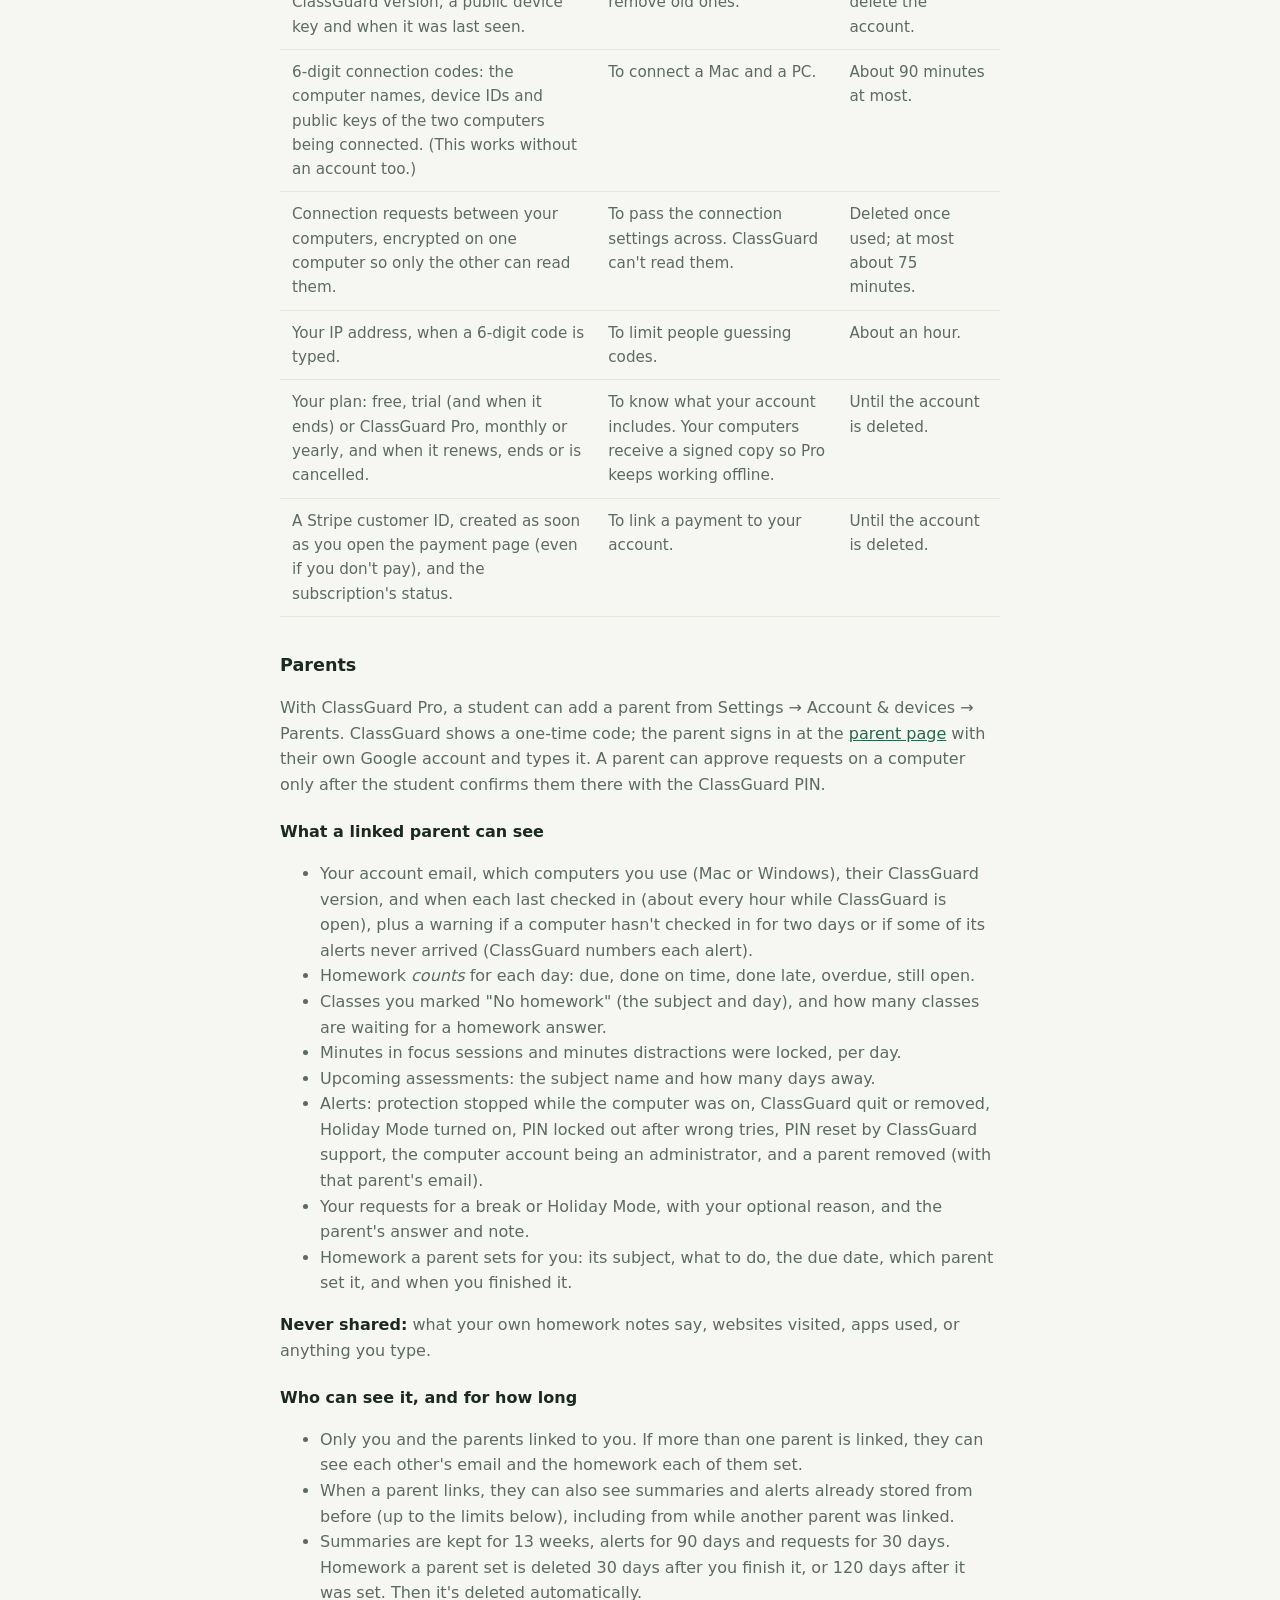
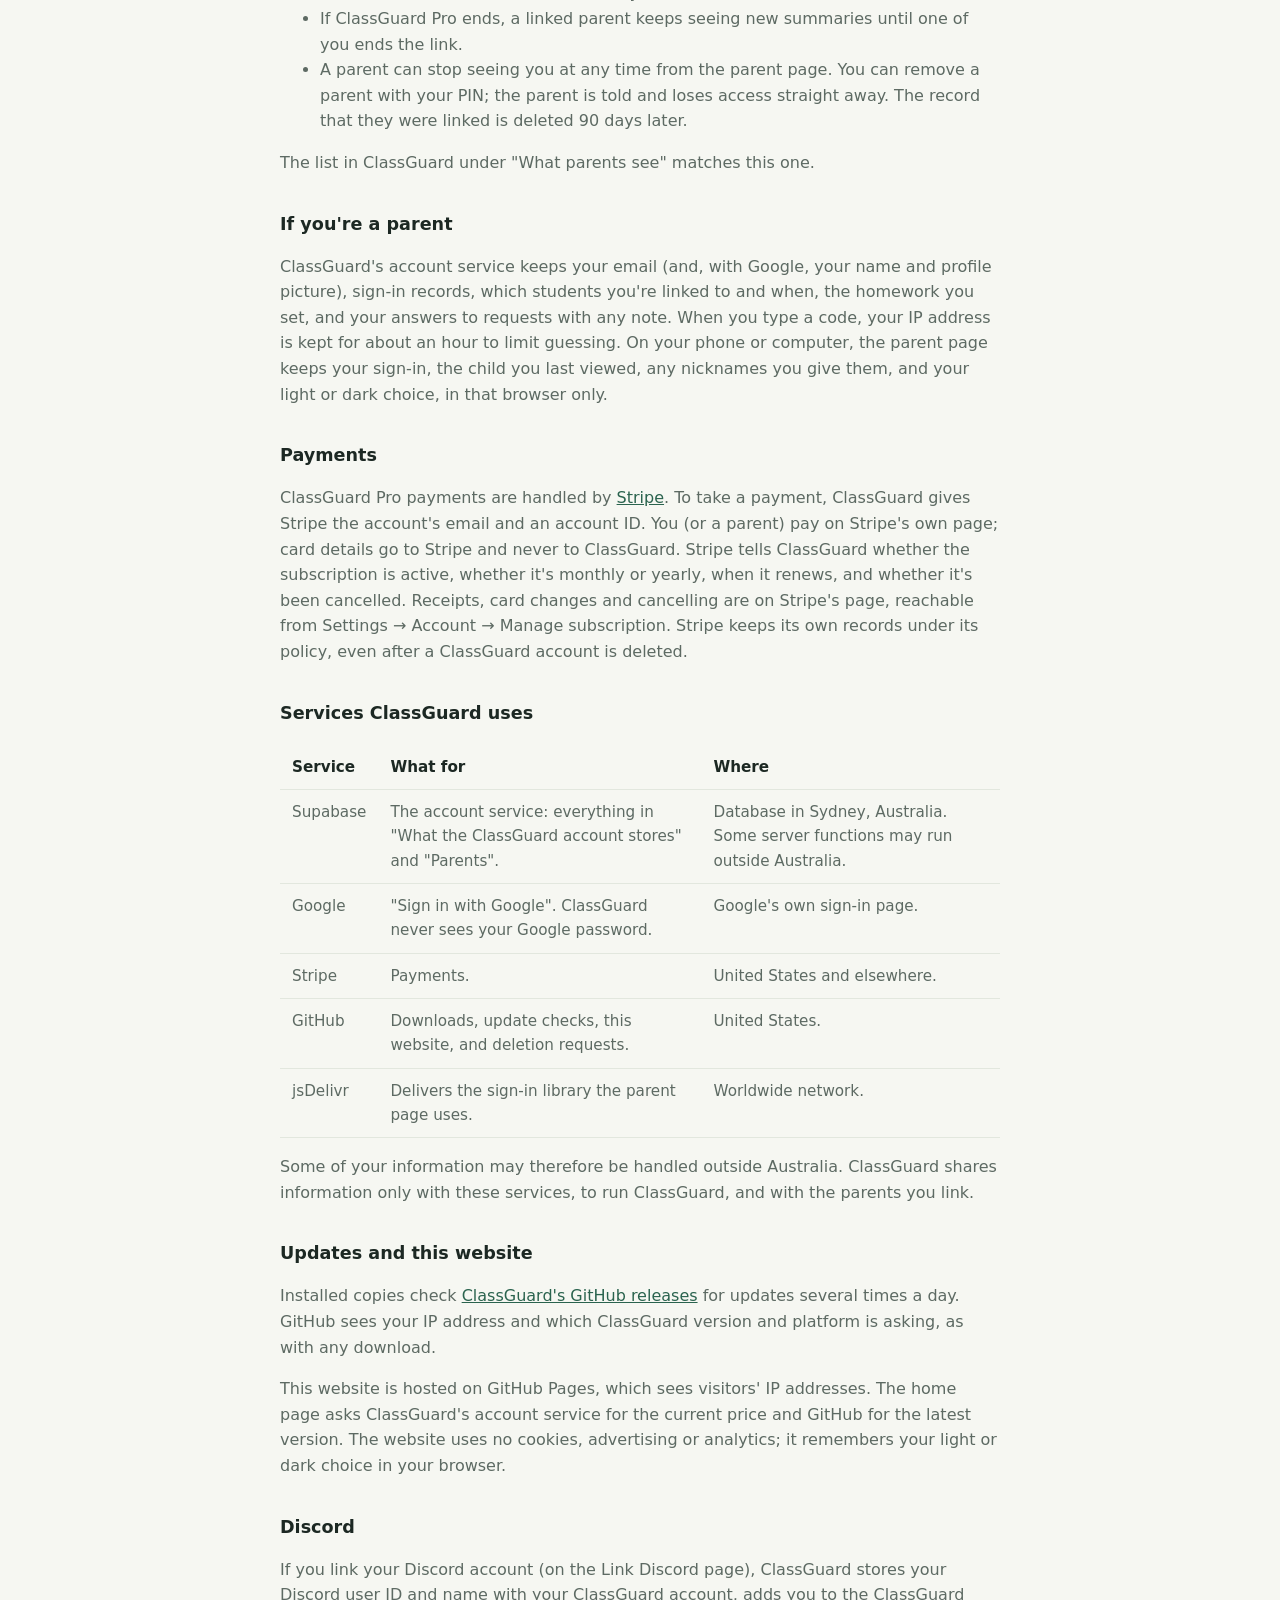
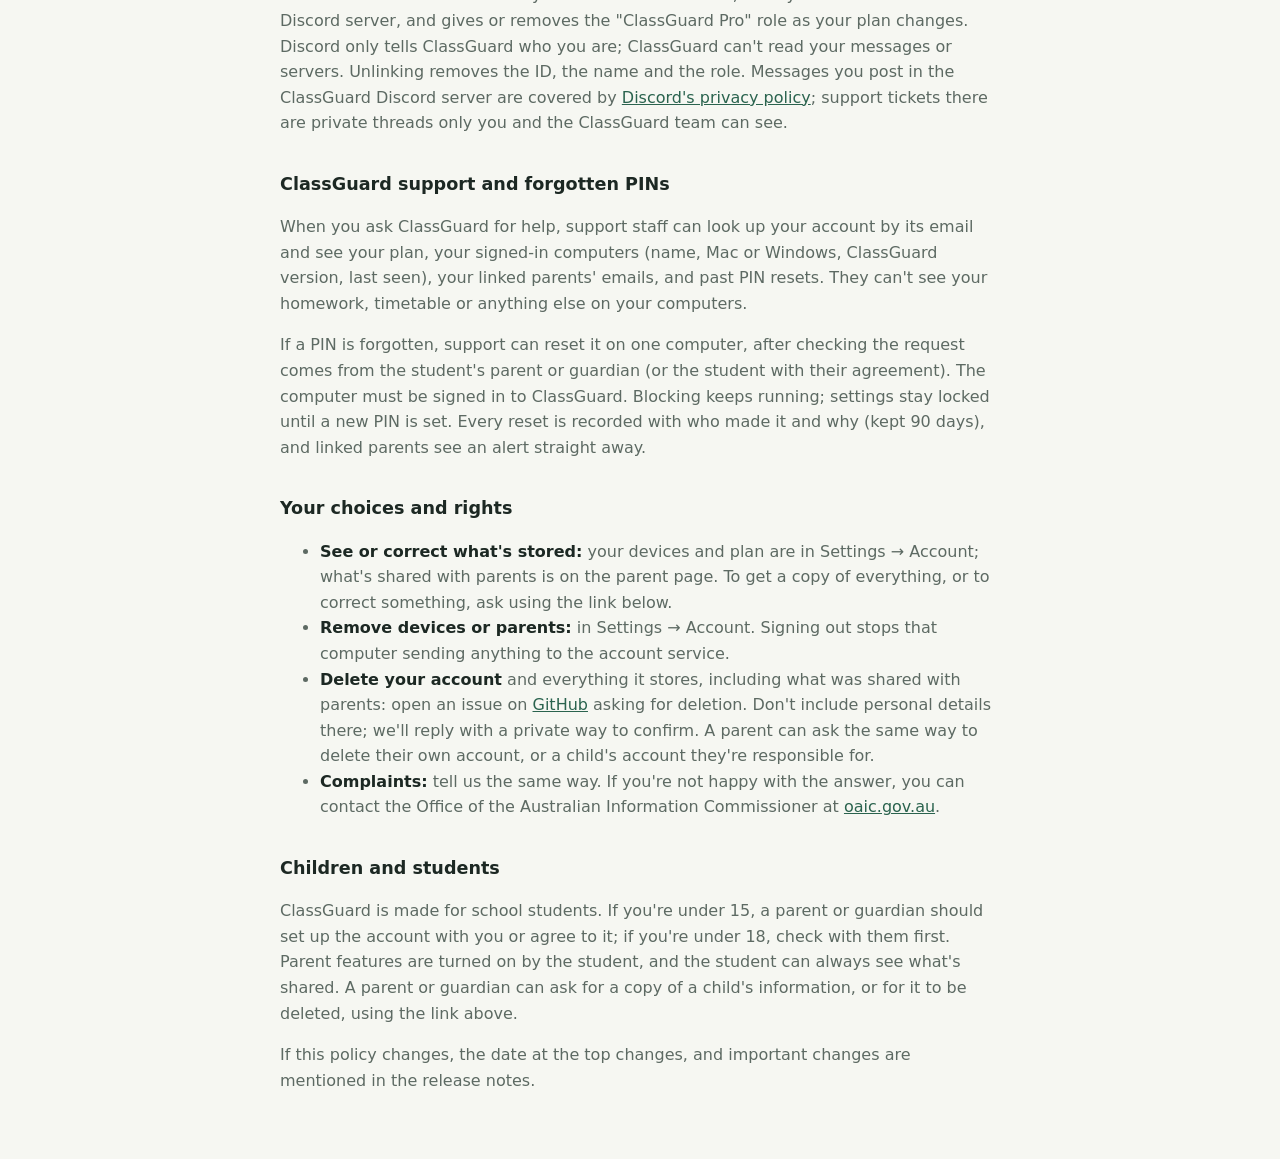
<file: privacy.html>
<!doctype html>
<html lang="en">
<head>
<meta charset="utf-8">
<meta name="viewport" content="width=device-width, initial-scale=1, viewport-fit=cover">
<title>ClassGuard privacy</title>
<link rel="icon" type="image/png" href="favicon.png">
<link rel="stylesheet" href="theme.css">
<script src="theme.js"></script>

<style>
  * { box-sizing: border-box; }
  body { margin:0; background:var(--bg); color:var(--ink); font:16px/1.6 system-ui,-apple-system,"Segoe UI Variable Text","Segoe UI",Roboto,sans-serif; padding:0 20px; }
  main { max-width:720px; margin:0 auto; padding:56px 0 calc(56px + env(safe-area-inset-bottom,0px)); }
  a { color:var(--accent); }
  h1 { font-size:2rem; margin:0 0 6px; letter-spacing:-0.01em; }
  h2 { font-size:1.1rem; margin:34px 0 8px; }
  h3 { font-size:1rem; margin:22px 0 6px; color:var(--ink); }
  p, li { color:var(--muted); }
  strong { color:var(--ink); }
  table { width:100%; border-collapse:collapse; margin-top:10px; font-size:0.95rem; }
  th, td { text-align:left; padding:10px 12px; border-bottom:1px solid var(--line); vertical-align:top; }
  th { color:var(--ink); font-weight:600; }
  td { color:var(--muted); }
  .wrap { overflow-x:auto; }
  .back { display:inline-block; margin-bottom:28px; text-decoration:none; color:var(--muted); }
  nav.toc { margin-top:18px; padding:14px 16px; border:1px solid var(--line); border-radius:12px; background:var(--panel); }
  nav.toc a { display:inline-block; margin:2px 12px 2px 0; font-size:0.92rem; }
</style>
</head>
<body>
<main>
  <a class="back" href="./">← ClassGuard</a> <a class="back" href="terms.html" style="margin-left:14px">Terms of service →</a>
  <h1>Privacy</h1>
  <p>Last updated 28 November 2026.</p>
  <nav class="toc" aria-label="On this page">
    <a href="#short">Short version</a><a href="#computers">On your computers</a><a href="#account">Your account</a><a href="#parents">Parents</a>
    <a href="#for-parents">If you're a parent</a><a href="#payments">Payments</a><a href="#services">Services we use</a><a href="#updates">Updates and website</a>
    <a href="#discord">Discord</a><a href="#support">Support and PIN resets</a><a href="#rights">Your choices and rights</a><a href="#children">Children</a>
  </nav>

  <h2 id="short">The short version</h2>
  <p><strong>Your own homework notes, timetable, assessments, focus sessions and PIN stay on your computers.</strong> They sync directly between your Mac and PC over your home network, encrypted, and don't pass through ClassGuard's servers.</p>
  <p>You can use ClassGuard without an account. An account is used to connect your computers automatically, for ClassGuard Pro, and for parents. If you add a parent, a daily summary (counts and subject names, never what your own homework says) is shared with them, as listed <a href="#parents">below</a>.</p>
  <p>ClassGuard has no advertising, tracking or analytics, and never sells your information.</p>

  <h2 id="computers">On your computers</h2>
  <ul>
    <li><strong>Kept on the computer:</strong> homework and its notes, your timetable and holidays, assessments, blocked websites and apps, focus sessions, your PIN (stored only as a salted hash), minutes distractions were locked or you were focusing (the last 14 days), and the last 50 alerts. Settings are kept in a folder only ClassGuard's background service can change.</li>
    <li><strong>Between your Mac and PC:</strong> these sync over your home network, encrypted and signed, once you connect them with your PIN.</li>
    <li><strong>What ClassGuard changes on the computer while distractions are locked:</strong> it blocks websites in the computer's hosts file, sets page block lists in Chrome, Edge, Brave and Firefox through their administrator settings (and turns off their "secure DNS", which would skip the blocks), pauses browsers it can't filter such as Safari or Opera (you can turn this off), pauses or closes the games and VPN apps you chose, and blocks common proxy and games websites. It also checks whether the signed-in account is a computer administrator, so it can warn you and your parents. These are undone when distractions unlock. Nothing about this is sent anywhere.</li>
    <li>Removing ClassGuard keeps your planner data on the computer (so it isn't lost by accident). To remove it too, delete <code>/Library/Application Support/ClassGuard</code> and <code>~/Library/Application Support/ClassGuard</code> on a Mac, or <code>C:\ProgramData\ClassGuard</code> and <code>%LOCALAPPDATA%\ClassGuard</code> on a PC.</li>
  </ul>

  <h2 id="account">What the ClassGuard account stores</h2>
  <div class="wrap">
  <table>
    <tr><th>What</th><th>Why</th><th>Kept</th></tr>
    <tr><td>Your email address. Signing in with Google also gives ClassGuard's account service your name and profile picture from Google.</td><td>To know which computers are yours and let you sign in.</td><td>Until the account is deleted.</td></tr>
    <tr><td>Sign-in records: when you signed in, and the IP address and browser used.</td><td>Security, kept by the account service (Supabase).</td><td>As set by Supabase.</td></tr>
    <tr><td>Each signed-in computer: its name (e.g. "Sam's PC"), Mac or Windows, ClassGuard version, a public device key and when it was last seen.</td><td>So your computers can find each other and you can remove old ones.</td><td>Until you remove the computer or delete the account.</td></tr>
    <tr><td>6-digit connection codes: the computer names, device IDs and public keys of the two computers being connected. (This works without an account too.)</td><td>To connect a Mac and a PC.</td><td>About 90 minutes at most.</td></tr>
    <tr><td>Connection requests between your computers, encrypted on one computer so only the other can read them.</td><td>To pass the connection settings across. ClassGuard can't read them.</td><td>Deleted once used; at most about 75 minutes.</td></tr>
    <tr><td>Your IP address, when a 6-digit code is typed.</td><td>To limit people guessing codes.</td><td>About an hour.</td></tr>
    <tr><td>Your plan: free, trial (and when it ends) or ClassGuard Pro, monthly or yearly, and when it renews, ends or is cancelled.</td><td>To know what your account includes. Your computers receive a signed copy so Pro keeps working offline.</td><td>Until the account is deleted.</td></tr>
    <tr><td>A Stripe customer ID, created as soon as you open the payment page (even if you don't pay), and the subscription's status.</td><td>To link a payment to your account.</td><td>Until the account is deleted.</td></tr>
  </table>
  </div>

  <h2 id="parents">Parents</h2>
  <p>With ClassGuard Pro, a student can add a parent from Settings → Account &amp; devices → Parents. ClassGuard shows a one-time code; the parent signs in at the <a href="parent.html">parent page</a> with their own Google account and types it. A parent can approve requests on a computer only after the student confirms them there with the ClassGuard PIN.</p>
  <h3>What a linked parent can see</h3>
  <ul>
    <li>Your account email, which computers you use (Mac or Windows), their ClassGuard version, and when each last checked in (about every hour while ClassGuard is open), plus a warning if a computer hasn't checked in for two days or if some of its alerts never arrived (ClassGuard numbers each alert).</li>
    <li>Homework <em>counts</em> for each day: due, done on time, done late, overdue, still open.</li>
    <li>Classes you marked "No homework" (the subject and day), and how many classes are waiting for a homework answer.</li>
    <li>Minutes in focus sessions and minutes distractions were locked, per day.</li>
    <li>Upcoming assessments: the subject name and how many days away.</li>
    <li>Alerts: protection stopped while the computer was on, ClassGuard quit or removed, Holiday Mode turned on, PIN locked out after wrong tries, PIN reset by ClassGuard support, the computer account being an administrator, and a parent removed (with that parent's email).</li>
    <li>Your requests for a break or Holiday Mode, with your optional reason, and the parent's answer and note.</li>
    <li>Homework a parent sets for you: its subject, what to do, the due date, which parent set it, and when you finished it.</li>
  </ul>
  <p><strong>Never shared:</strong> what your own homework notes say, websites visited, apps used, or anything you type.</p>
  <h3>Who can see it, and for how long</h3>
  <ul>
    <li>Only you and the parents linked to you. If more than one parent is linked, they can see each other's email and the homework each of them set.</li>
    <li>When a parent links, they can also see summaries and alerts already stored from before (up to the limits below), including from while another parent was linked.</li>
    <li>Summaries are kept for 13 weeks, alerts for 90 days and requests for 30 days. Homework a parent set is deleted 30 days after you finish it, or 120 days after it was set. Then it's deleted automatically.</li>
    <li>If ClassGuard Pro ends, a linked parent keeps seeing new summaries until one of you ends the link.</li>
    <li>A parent can stop seeing you at any time from the parent page. You can remove a parent with your PIN; the parent is told and loses access straight away. The record that they were linked is deleted 90 days later.</li>
  </ul>
  <p>The list in ClassGuard under "What parents see" matches this one.</p>

  <h2 id="for-parents">If you're a parent</h2>
  <p>ClassGuard's account service keeps your email (and, with Google, your name and profile picture), sign-in records, which students you're linked to and when, the homework you set, and your answers to requests with any note. When you type a code, your IP address is kept for about an hour to limit guessing. On your phone or computer, the parent page keeps your sign-in, the child you last viewed, any nicknames you give them, and your light or dark choice, in that browser only.</p>

  <h2 id="payments">Payments</h2>
  <p>ClassGuard Pro payments are handled by <a href="https://stripe.com/au/privacy">Stripe</a>. To take a payment, ClassGuard gives Stripe the account's email and an account ID. You (or a parent) pay on Stripe's own page; card details go to Stripe and never to ClassGuard. Stripe tells ClassGuard whether the subscription is active, whether it's monthly or yearly, when it renews, and whether it's been cancelled. Receipts, card changes and cancelling are on Stripe's page, reachable from Settings → Account → Manage subscription. Stripe keeps its own records under its policy, even after a ClassGuard account is deleted.</p>

  <h2 id="services">Services ClassGuard uses</h2>
  <div class="wrap">
  <table>
    <tr><th>Service</th><th>What for</th><th>Where</th></tr>
    <tr><td>Supabase</td><td>The account service: everything in "What the ClassGuard account stores" and "Parents".</td><td>Database in Sydney, Australia. Some server functions may run outside Australia.</td></tr>
    <tr><td>Google</td><td>"Sign in with Google". ClassGuard never sees your Google password.</td><td>Google's own sign-in page.</td></tr>
    <tr><td>Stripe</td><td>Payments.</td><td>United States and elsewhere.</td></tr>
    <tr><td>GitHub</td><td>Downloads, update checks, this website, and deletion requests.</td><td>United States.</td></tr>
    <tr><td>jsDelivr</td><td>Delivers the sign-in library the parent page uses.</td><td>Worldwide network.</td></tr>
  </table>
  </div>
  <p>Some of your information may therefore be handled outside Australia. ClassGuard shares information only with these services, to run ClassGuard, and with the parents you link.</p>

  <h2 id="updates">Updates and this website</h2>
  <p>Installed copies check <a href="https://github.com/Class-Guard/classguard-releases/releases">ClassGuard's GitHub releases</a> for updates several times a day. GitHub sees your IP address and which ClassGuard version and platform is asking, as with any download.</p>
  <p>This website is hosted on GitHub Pages, which sees visitors' IP addresses. The home page asks ClassGuard's account service for the current price and GitHub for the latest version. The website uses no cookies, advertising or analytics; it remembers your light or dark choice in your browser.</p>

  <h2 id="discord">Discord</h2>
  <p>If you link your Discord account (on the Link Discord page), ClassGuard stores your Discord user ID and name with your ClassGuard account, adds you to the ClassGuard Discord server, and gives or removes the "ClassGuard Pro" role as your plan changes. Discord only tells ClassGuard who you are; ClassGuard can't read your messages or servers. Unlinking removes the ID, the name and the role. Messages you post in the ClassGuard Discord server are covered by <a href="https://discord.com/privacy">Discord's privacy policy</a>; support tickets there are private threads only you and the ClassGuard team can see.</p>

  <h2 id="support">ClassGuard support and forgotten PINs</h2>
  <p>When you ask ClassGuard for help, support staff can look up your account by its email and see your plan, your signed-in computers (name, Mac or Windows, ClassGuard version, last seen), your linked parents' emails, and past PIN resets. They can't see your homework, timetable or anything else on your computers.</p>
  <p>If a PIN is forgotten, support can reset it on one computer, after checking the request comes from the student's parent or guardian (or the student with their agreement). The computer must be signed in to ClassGuard. Blocking keeps running; settings stay locked until a new PIN is set. Every reset is recorded with who made it and why (kept 90 days), and linked parents see an alert straight away.</p>

  <h2 id="rights">Your choices and rights</h2>
  <ul>
    <li><strong>See or correct what's stored:</strong> your devices and plan are in Settings → Account; what's shared with parents is on the parent page. To get a copy of everything, or to correct something, ask using the link below.</li>
    <li><strong>Remove devices or parents:</strong> in Settings → Account. Signing out stops that computer sending anything to the account service.</li>
    <li><strong>Delete your account</strong> and everything it stores, including what was shared with parents: open an issue on <a href="https://github.com/Class-Guard/classguard-releases/issues">GitHub</a> asking for deletion. Don't include personal details there; we'll reply with a private way to confirm. A parent can ask the same way to delete their own account, or a child's account they're responsible for.</li>
    <li><strong>Complaints:</strong> tell us the same way. If you're not happy with the answer, you can contact the Office of the Australian Information Commissioner at <a href="https://www.oaic.gov.au">oaic.gov.au</a>.</li>
  </ul>

  <h2 id="children">Children and students</h2>
  <p>ClassGuard is made for school students. If you're under 15, a parent or guardian should set up the account with you or agree to it; if you're under 18, check with them first. Parent features are turned on by the student, and the student can always see what's shared. A parent or guardian can ask for a copy of a child's information, or for it to be deleted, using the link above.</p>
  <p>If this policy changes, the date at the top changes, and important changes are mentioned in the release notes.</p>
</main>
</body>
</html>
</file>
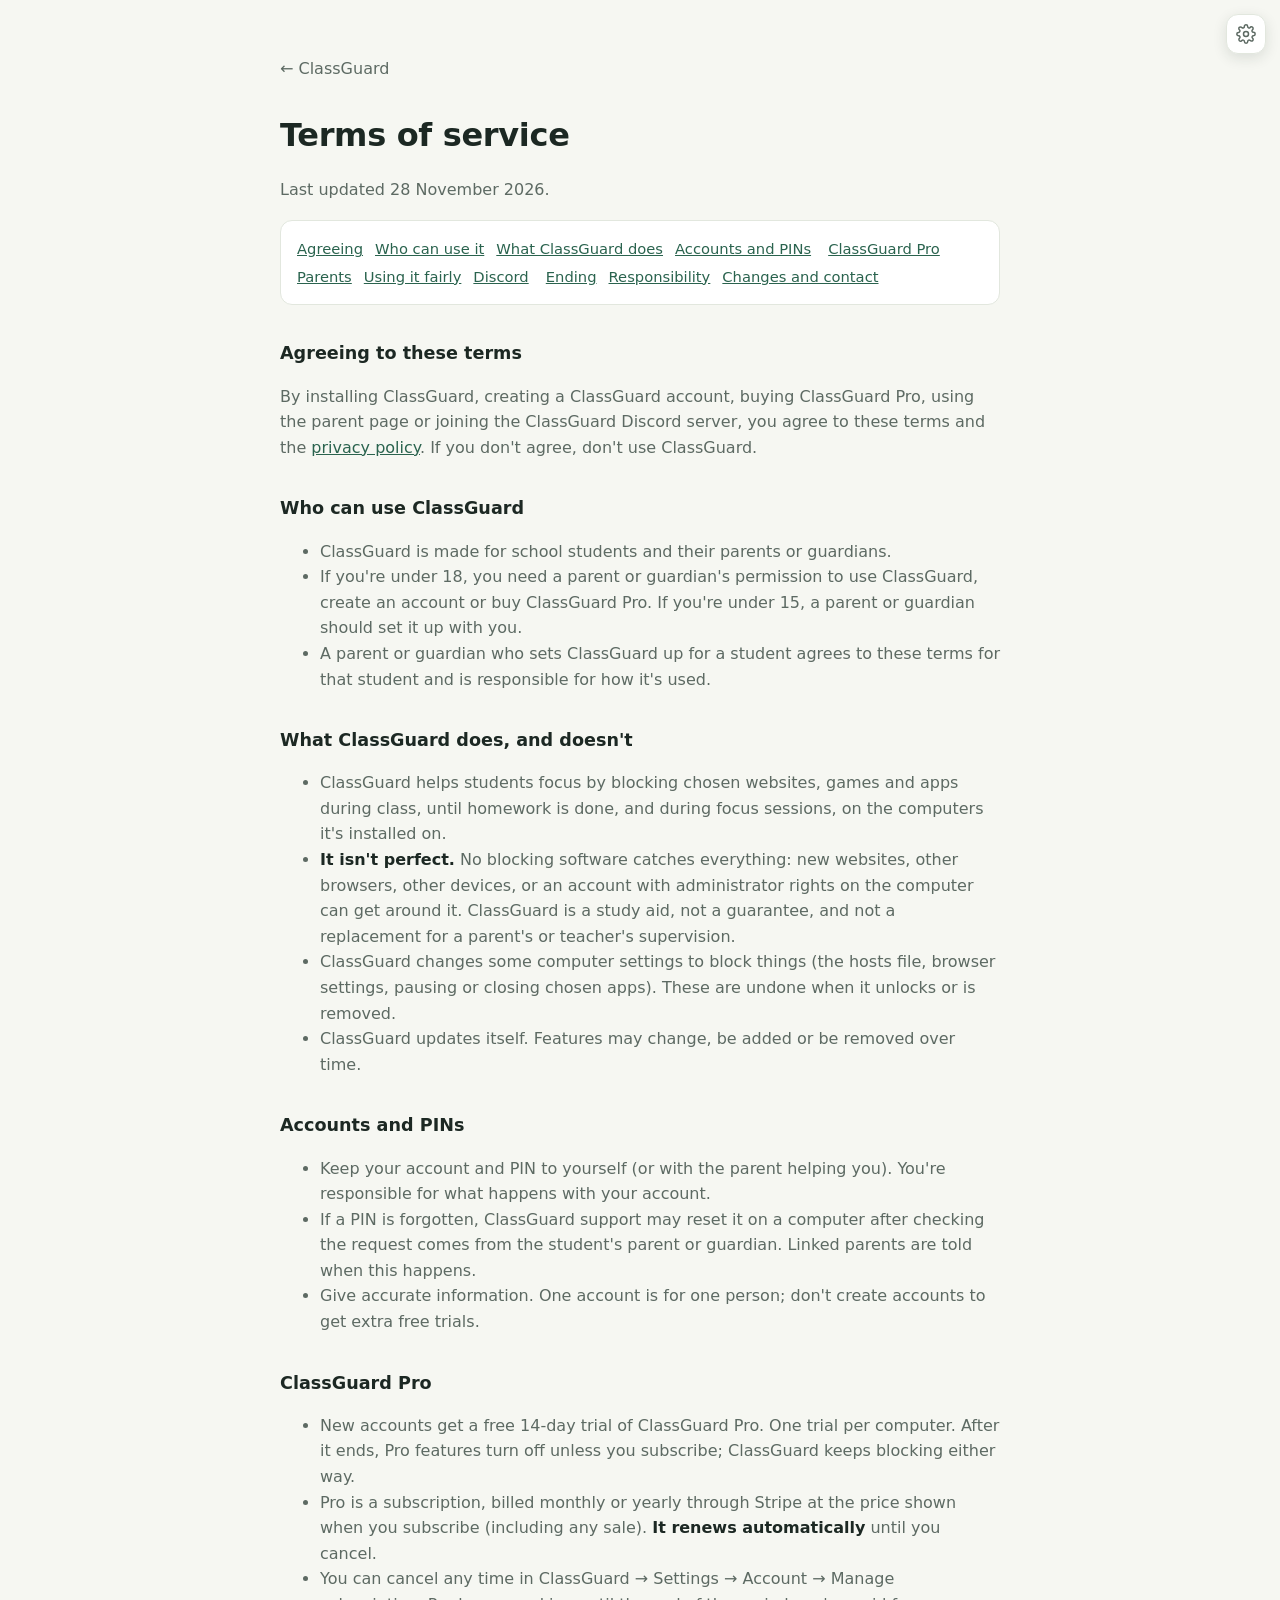
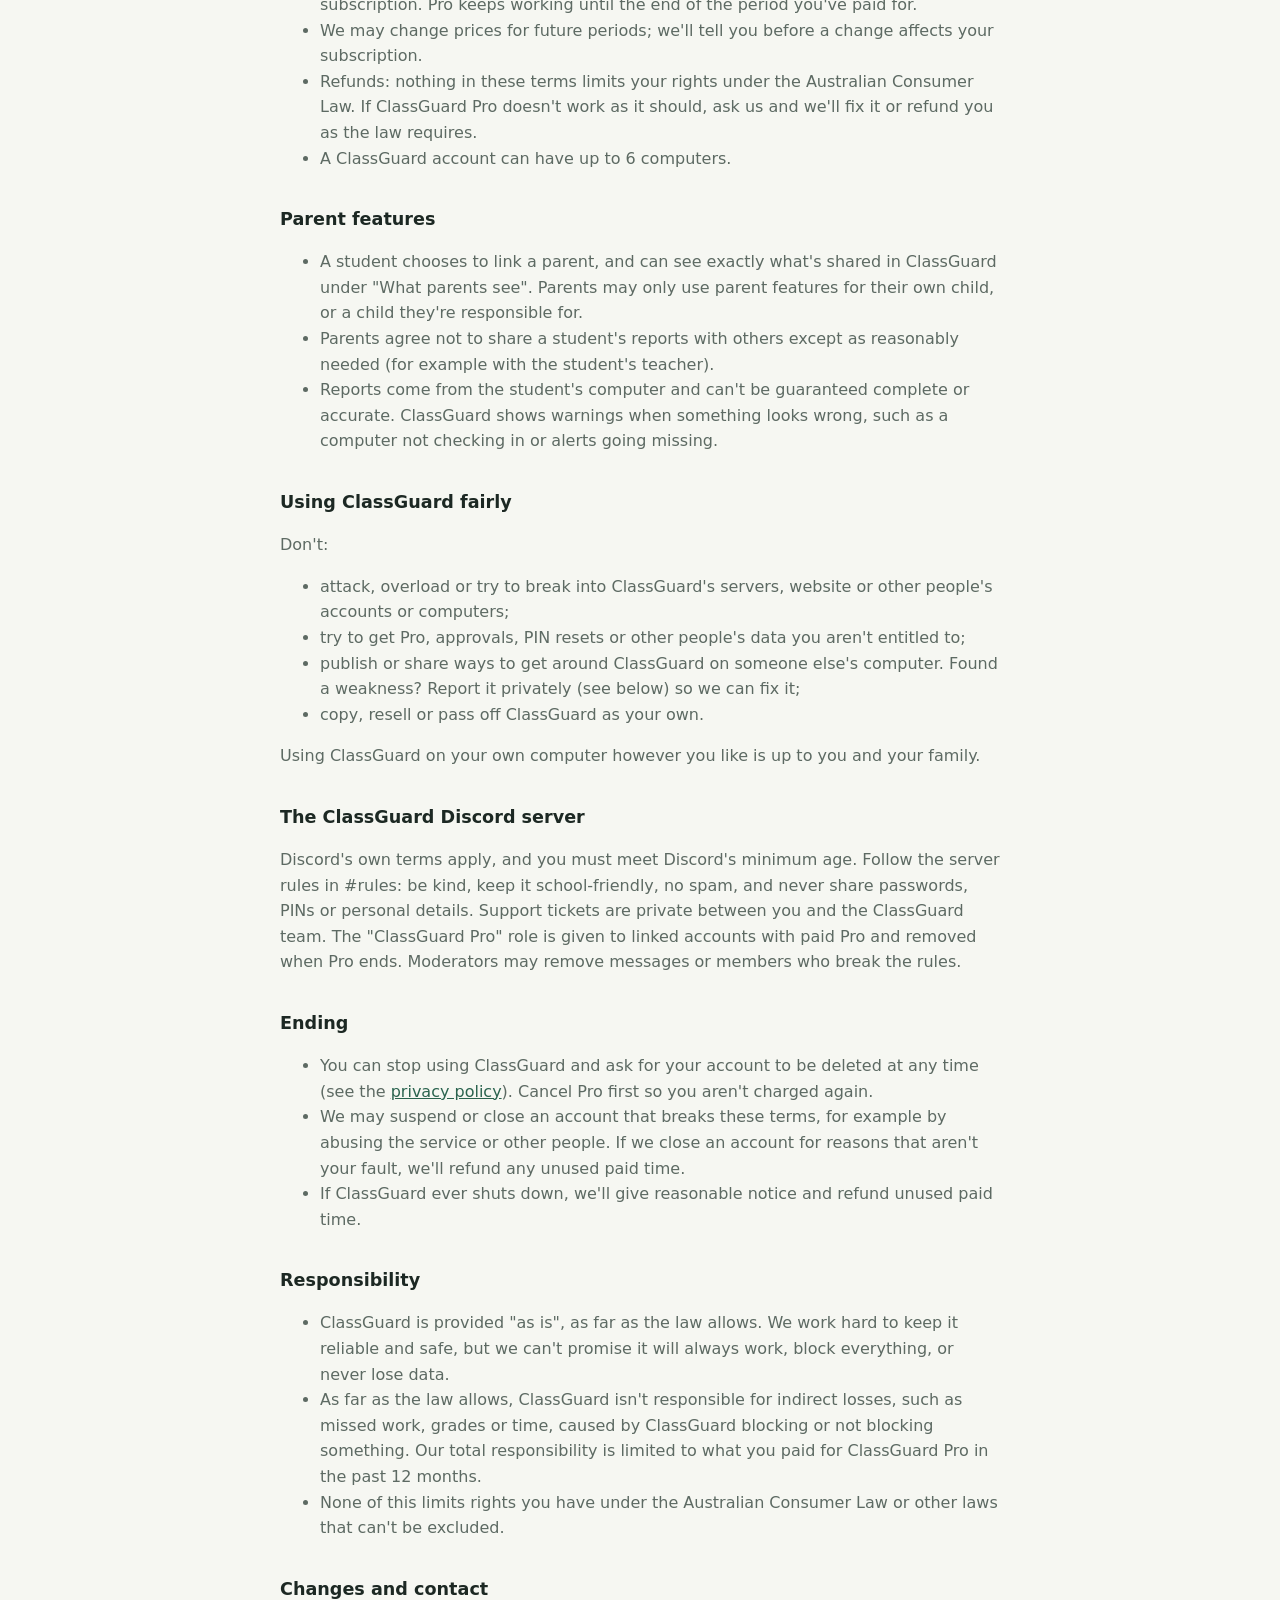
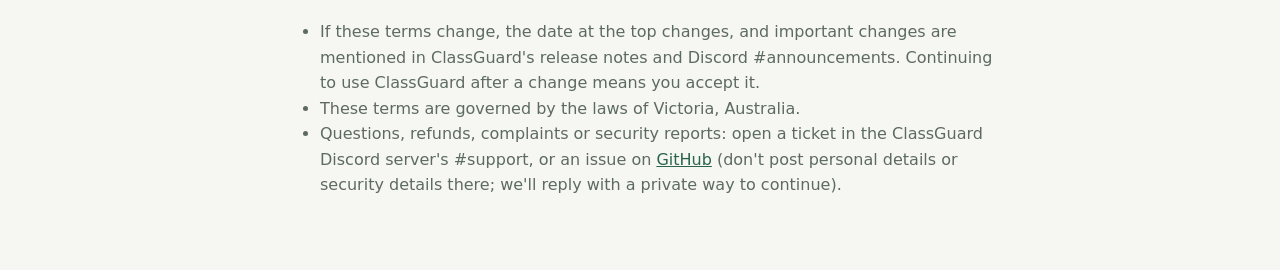
<file: terms.html>
<!doctype html>
<html lang="en">
<head>
<meta charset="utf-8">
<meta name="viewport" content="width=device-width, initial-scale=1, viewport-fit=cover">
<title>ClassGuard terms</title>
<link rel="icon" type="image/png" href="favicon.png">
<link rel="stylesheet" href="theme.css">
<script src="theme.js"></script>
<style>
  * { box-sizing: border-box; }
  body { margin:0; background:var(--bg); color:var(--ink); font:16px/1.6 system-ui,-apple-system,"Segoe UI Variable Text","Segoe UI",Roboto,sans-serif; padding:0 20px; }
  main { max-width:720px; margin:0 auto; padding:56px 0 calc(56px + env(safe-area-inset-bottom,0px)); }
  a { color:var(--accent); }
  h1 { font-size:2rem; margin:0 0 6px; letter-spacing:-0.01em; }
  h2 { font-size:1.1rem; margin:34px 0 8px; }
  p, li { color:var(--muted); }
  strong { color:var(--ink); }
  .back { display:inline-block; margin-bottom:28px; text-decoration:none; color:var(--muted); }
  nav.toc { margin-top:18px; padding:14px 16px; border:1px solid var(--line); border-radius:12px; background:var(--panel); }
  nav.toc a { display:inline-block; margin:2px 12px 2px 0; font-size:0.92rem; }
</style>
</head>
<body>
<main>
  <a class="back" href="./">← ClassGuard</a>
  <h1>Terms of service</h1>
  <p>Last updated 28 November 2026.</p>
  <nav class="toc" aria-label="On this page">
    <a href="#agree">Agreeing</a><a href="#who">Who can use it</a><a href="#what">What ClassGuard does</a><a href="#accounts">Accounts and PINs</a>
    <a href="#pro">ClassGuard Pro</a><a href="#parents">Parents</a><a href="#use">Using it fairly</a><a href="#discord">Discord</a>
    <a href="#ending">Ending</a><a href="#liability">Responsibility</a><a href="#changes">Changes and contact</a>
  </nav>

  <h2 id="agree">Agreeing to these terms</h2>
  <p>By installing ClassGuard, creating a ClassGuard account, buying ClassGuard Pro, using the parent page or joining the ClassGuard Discord server, you agree to these terms and the <a href="privacy.html">privacy policy</a>. If you don't agree, don't use ClassGuard.</p>

  <h2 id="who">Who can use ClassGuard</h2>
  <ul>
    <li>ClassGuard is made for school students and their parents or guardians.</li>
    <li>If you're under 18, you need a parent or guardian's permission to use ClassGuard, create an account or buy ClassGuard Pro. If you're under 15, a parent or guardian should set it up with you.</li>
    <li>A parent or guardian who sets ClassGuard up for a student agrees to these terms for that student and is responsible for how it's used.</li>
  </ul>

  <h2 id="what">What ClassGuard does, and doesn't</h2>
  <ul>
    <li>ClassGuard helps students focus by blocking chosen websites, games and apps during class, until homework is done, and during focus sessions, on the computers it's installed on.</li>
    <li><strong>It isn't perfect.</strong> No blocking software catches everything: new websites, other browsers, other devices, or an account with administrator rights on the computer can get around it. ClassGuard is a study aid, not a guarantee, and not a replacement for a parent's or teacher's supervision.</li>
    <li>ClassGuard changes some computer settings to block things (the hosts file, browser settings, pausing or closing chosen apps). These are undone when it unlocks or is removed.</li>
    <li>ClassGuard updates itself. Features may change, be added or be removed over time.</li>
  </ul>

  <h2 id="accounts">Accounts and PINs</h2>
  <ul>
    <li>Keep your account and PIN to yourself (or with the parent helping you). You're responsible for what happens with your account.</li>
    <li>If a PIN is forgotten, ClassGuard support may reset it on a computer after checking the request comes from the student's parent or guardian. Linked parents are told when this happens.</li>
    <li>Give accurate information. One account is for one person; don't create accounts to get extra free trials.</li>
  </ul>

  <h2 id="pro">ClassGuard Pro</h2>
  <ul>
    <li>New accounts get a free 14-day trial of ClassGuard Pro. One trial per computer. After it ends, Pro features turn off unless you subscribe; ClassGuard keeps blocking either way.</li>
    <li>Pro is a subscription, billed monthly or yearly through Stripe at the price shown when you subscribe (including any sale). <strong>It renews automatically</strong> until you cancel.</li>
    <li>You can cancel any time in ClassGuard → Settings → Account → Manage subscription. Pro keeps working until the end of the period you've paid for.</li>
    <li>We may change prices for future periods; we'll tell you before a change affects your subscription.</li>
    <li>Refunds: nothing in these terms limits your rights under the Australian Consumer Law. If ClassGuard Pro doesn't work as it should, ask us and we'll fix it or refund you as the law requires.</li>
    <li>A ClassGuard account can have up to 6 computers.</li>
  </ul>

  <h2 id="parents">Parent features</h2>
  <ul>
    <li>A student chooses to link a parent, and can see exactly what's shared in ClassGuard under "What parents see". Parents may only use parent features for their own child, or a child they're responsible for.</li>
    <li>Parents agree not to share a student's reports with others except as reasonably needed (for example with the student's teacher).</li>
    <li>Reports come from the student's computer and can't be guaranteed complete or accurate. ClassGuard shows warnings when something looks wrong, such as a computer not checking in or alerts going missing.</li>
  </ul>

  <h2 id="use">Using ClassGuard fairly</h2>
  <p>Don't:</p>
  <ul>
    <li>attack, overload or try to break into ClassGuard's servers, website or other people's accounts or computers;</li>
    <li>try to get Pro, approvals, PIN resets or other people's data you aren't entitled to;</li>
    <li>publish or share ways to get around ClassGuard on someone else's computer. Found a weakness? Report it privately (see below) so we can fix it;</li>
    <li>copy, resell or pass off ClassGuard as your own.</li>
  </ul>
  <p>Using ClassGuard on your own computer however you like is up to you and your family.</p>

  <h2 id="discord">The ClassGuard Discord server</h2>
  <p>Discord's own terms apply, and you must meet Discord's minimum age. Follow the server rules in #rules: be kind, keep it school-friendly, no spam, and never share passwords, PINs or personal details. Support tickets are private between you and the ClassGuard team. The "ClassGuard Pro" role is given to linked accounts with paid Pro and removed when Pro ends. Moderators may remove messages or members who break the rules.</p>

  <h2 id="ending">Ending</h2>
  <ul>
    <li>You can stop using ClassGuard and ask for your account to be deleted at any time (see the <a href="privacy.html#rights">privacy policy</a>). Cancel Pro first so you aren't charged again.</li>
    <li>We may suspend or close an account that breaks these terms, for example by abusing the service or other people. If we close an account for reasons that aren't your fault, we'll refund any unused paid time.</li>
    <li>If ClassGuard ever shuts down, we'll give reasonable notice and refund unused paid time.</li>
  </ul>

  <h2 id="liability">Responsibility</h2>
  <ul>
    <li>ClassGuard is provided "as is", as far as the law allows. We work hard to keep it reliable and safe, but we can't promise it will always work, block everything, or never lose data.</li>
    <li>As far as the law allows, ClassGuard isn't responsible for indirect losses, such as missed work, grades or time, caused by ClassGuard blocking or not blocking something. Our total responsibility is limited to what you paid for ClassGuard Pro in the past 12 months.</li>
    <li>None of this limits rights you have under the Australian Consumer Law or other laws that can't be excluded.</li>
  </ul>

  <h2 id="changes">Changes and contact</h2>
  <ul>
    <li>If these terms change, the date at the top changes, and important changes are mentioned in ClassGuard's release notes and Discord #announcements. Continuing to use ClassGuard after a change means you accept it.</li>
    <li>These terms are governed by the laws of Victoria, Australia.</li>
    <li>Questions, refunds, complaints or security reports: open a ticket in the ClassGuard Discord server's #support, or an issue on <a href="https://github.com/Class-Guard/classguard-releases/issues">GitHub</a> (don't post personal details or security details there; we'll reply with a private way to continue).</li>
  </ul>
</main>
</body>
</html>
</file>
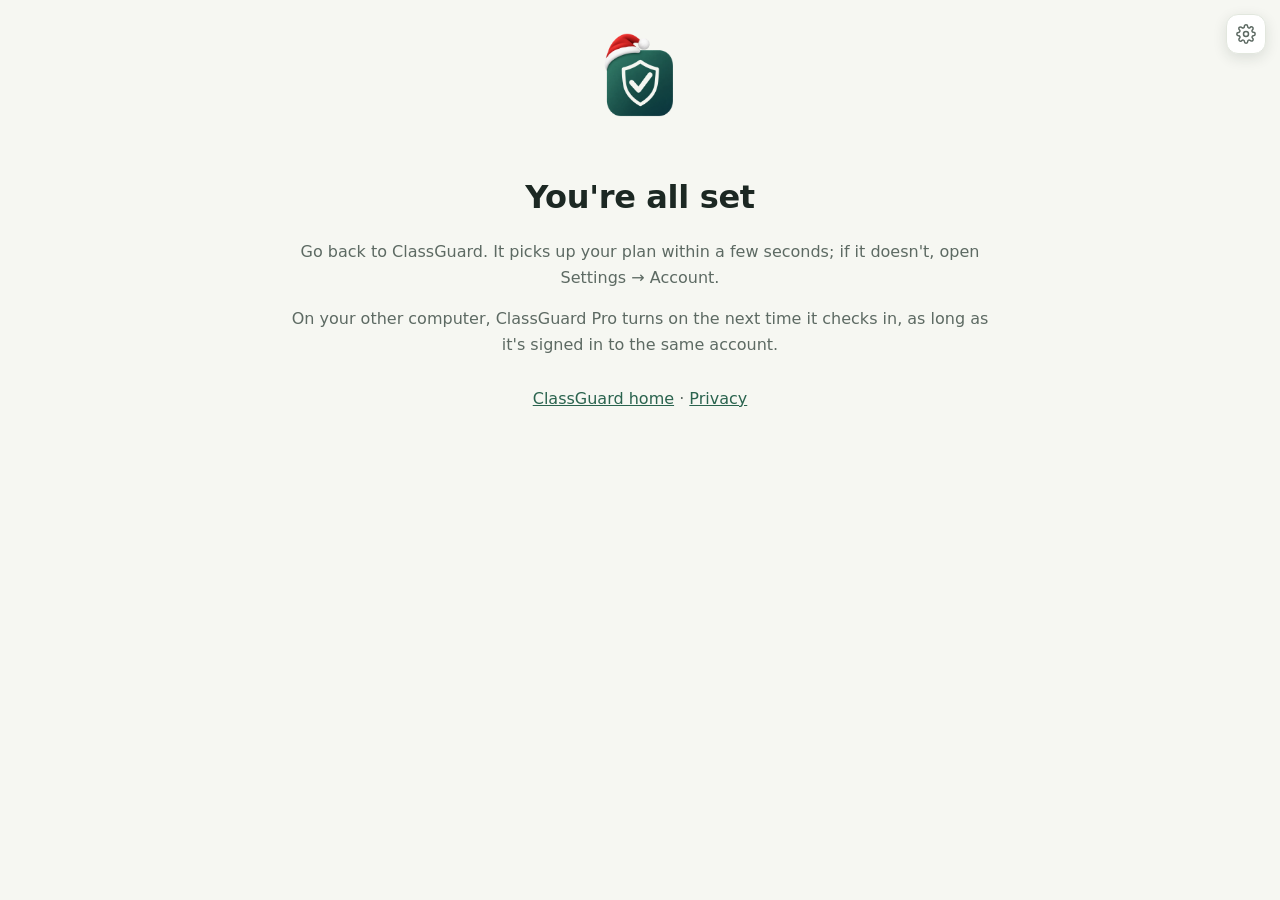
<file: thanks.html>
<!doctype html>
<html lang="en">
<head>
<meta charset="utf-8">
<meta name="viewport" content="width=device-width, initial-scale=1, viewport-fit=cover">
<title>Thanks — ClassGuard</title>
<link rel="icon" type="image/png" href="favicon.png">
<link rel="stylesheet" href="theme.css">
<script src="theme.js"></script>

<style>
  * { box-sizing: border-box; }
  body { margin:0; background:var(--bg); color:var(--ink); font:16px/1.6 system-ui,-apple-system,"Segoe UI Variable Text","Segoe UI",Roboto,sans-serif; padding:0 20px; }
  main { max-width:720px; margin:0 auto; padding:56px 0 calc(56px + env(safe-area-inset-bottom,0px)); }
  a { color:var(--accent); }
  h1 { font-size:2rem; margin:0 0 6px; letter-spacing:-0.01em; }
  h2 { font-size:1.1rem; margin:34px 0 8px; }
  p, li { color:var(--muted); }
  strong { color:var(--ink); }
  table { width:100%; border-collapse:collapse; margin-top:10px; font-size:0.95rem; }
  th, td { text-align:left; padding:10px 12px; border-bottom:1px solid var(--line); vertical-align:top; }
  th { color:var(--ink); font-weight:600; }
  td { color:var(--muted); }
  .wrap { overflow-x:auto; }
  .back { display:inline-block; margin-bottom:28px; text-decoration:none; color:var(--muted); }
</style>
</head>
<body>
<main style="text-align:center">
  <img src="logo.png" alt="" width="72" height="72" style="border-radius:16px;margin:24px auto 20px;display:block">
  <h1>You're all set</h1>
  <p>Go back to ClassGuard. It picks up your plan within a few seconds; if it doesn't, open Settings → Account.</p>
  <p>On your other computer, ClassGuard Pro turns on the next time it checks in, as long as it's signed in to the same account.</p>
  <p style="margin-top:28px"><a href="index.html">ClassGuard home</a> · <a href="privacy.html">Privacy</a></p>
</main>
</body>
</html>
</file>
<file: theme.css>
/* ClassGuard website colours: dark and light, matching the apps. theme.js sets data-theme on <html>
   from the visitor's choice (System, Light or Dark); without JavaScript the system setting is used. */
:root, :root[data-theme="dark"] {
  --bg: #0d1411; --panel: #141d19; --panel2: #18231e; --line: #23302a; --ink: #eef3ef; --muted: #9aa8a0; --faint: #6b7a72;
  --accent: #7ad3a5; --accent-hover: #8fe0b5; --accent-ink: #08130d; --accent-dim: #1d3a2d;
  --warn: #f1cf7e; --warn-dim: #2a2414; --warn-line: #4a3d1c;
  --danger: #f19a8f; --danger-dim: #2c1714; --danger-line: #4a2420;
  --glow: rgba(122, 211, 165, 0.12); --shadow: rgba(0, 0, 0, 0.45); --chart-on: #279a69; --chart-late: #c9821f;
  color-scheme: dark;
}
@media (prefers-color-scheme: light) {
  :root:not([data-theme]) {
    --bg: #f6f7f2; --panel: #ffffff; --panel2: #f2f5f0; --line: #e2e7de; --ink: #1c2823; --muted: #5d6a63; --faint: #8a968f;
    --accent: #2a634e; --accent-hover: #225441; --accent-ink: #ffffff; --accent-dim: #e1ece5;
    --warn: #8a5300; --warn-dim: #fff3dc; --warn-line: #f0d9a8;
    --danger: #b3261e; --danger-dim: #fbeae8; --danger-line: #f1c7c2;
    --glow: rgba(42, 99, 78, 0.12); --shadow: rgba(28, 40, 35, 0.12); --chart-on: #2a9d6c; --chart-late: #c06d00;
    color-scheme: light;
  }
}
:root[data-theme="light"] {
  --bg: #f6f7f2; --panel: #ffffff; --panel2: #f2f5f0; --line: #e2e7de; --ink: #1c2823; --muted: #5d6a63; --faint: #8a968f;
  --accent: #2a634e; --accent-hover: #225441; --accent-ink: #ffffff; --accent-dim: #e1ece5;
  --warn: #8a5300; --warn-dim: #fff3dc; --warn-line: #f0d9a8;
  --danger: #b3261e; --danger-dim: #fbeae8; --danger-line: #f1c7c2;
  --glow: rgba(42, 99, 78, 0.12); --shadow: rgba(28, 40, 35, 0.12); --chart-on: #2a9d6c; --chart-late: #c06d00;
  color-scheme: light;
}
body { background: var(--bg); color: var(--ink); transition: background-color .2s ease, color .2s ease; }

/* Settings button and panel (theme.js) */
.cg-gear { position: fixed; top: calc(14px + env(safe-area-inset-top, 0px)); right: 14px; z-index: 20; width: 40px; height: 40px; border-radius: 12px;
  display: grid; place-items: center; background: var(--panel); border: 1px solid var(--line); color: var(--muted); cursor: pointer; box-shadow: 0 4px 14px var(--shadow); }
.cg-gear.inline { position: static; box-shadow: none; }
.cg-gear:hover { color: var(--ink); }
.cg-gear:focus-visible { outline: 2px solid var(--accent); outline-offset: 2px; }
.cg-gear svg { width: 20px; height: 20px; }
dialog.cg-settings { border: 1px solid var(--line); border-radius: 18px; padding: 0; width: min(420px, calc(100vw - 32px)); max-height: calc(100vh - 48px);
  background: var(--panel); color: var(--ink); box-shadow: 0 24px 60px var(--shadow); font: 15px/1.5 system-ui, -apple-system, "Segoe UI", Roboto, sans-serif; }
dialog.cg-settings::backdrop { background: rgba(0, 0, 0, .45); backdrop-filter: blur(2px); }
dialog.cg-settings[open] { animation: cg-pop .18s ease-out; }
@keyframes cg-pop { from { opacity: 0; transform: translateY(8px) scale(.98); } to { opacity: 1; transform: none; } }
@media (prefers-reduced-motion: reduce) { dialog.cg-settings[open] { animation: none; } body { transition: none; } }
.cg-settings header { display: flex; align-items: center; justify-content: space-between; padding: 16px 18px 6px; margin: 0; }
.cg-settings header h2 { font-size: 1.15rem; margin: 0; }
.cg-settings .cg-close { background: none; border: 0; color: var(--muted); font-size: 1.4rem; line-height: 1; cursor: pointer; padding: 4px 8px; border-radius: 8px; }
.cg-settings .cg-close:hover { color: var(--ink); background: var(--panel2); }
.cg-settings section { padding: 12px 18px 16px; border-top: 1px solid var(--line); }
.cg-settings section:first-of-type { border-top: 0; }
.cg-settings h3 { font-size: .72rem; letter-spacing: .12em; text-transform: uppercase; color: var(--faint); margin: 0 0 10px; font-weight: 600; }
.cg-seg { display: grid; grid-template-columns: repeat(3, 1fr); gap: 4px; background: var(--panel2); border: 1px solid var(--line); border-radius: 12px; padding: 4px; }
.cg-seg button { font: inherit; font-size: .9rem; font-weight: 600; border: 0; border-radius: 9px; padding: 8px 6px; background: transparent; color: var(--muted); cursor: pointer;
  display: flex; flex-direction: column; align-items: center; gap: 4px; }
.cg-seg button svg { width: 18px; height: 18px; }
.cg-seg button[aria-pressed="true"] { background: var(--panel); color: var(--ink); box-shadow: 0 1px 4px var(--shadow); }
.cg-row { display: flex; align-items: center; gap: 10px; padding: 8px 0; }
.cg-row .grow { flex: 1; min-width: 0; overflow: hidden; text-overflow: ellipsis; white-space: nowrap; }
.cg-row small { display: block; color: var(--muted); font-size: .82rem; }
.cg-row button, .cg-btn { font: inherit; font-size: .85rem; font-weight: 600; border: 1px solid var(--line); background: transparent; color: var(--ink); border-radius: 9px; padding: 6px 12px; cursor: pointer; }
.cg-row button.danger { color: var(--danger); }
.cg-switch { position: relative; width: 42px; height: 24px; flex: none; }
.cg-switch input { opacity: 0; width: 0; height: 0; position: absolute; }
.cg-switch span { position: absolute; inset: 0; background: var(--line); border-radius: 99px; transition: background .15s; cursor: pointer; }
.cg-switch span::after { content: ""; position: absolute; left: 3px; top: 3px; width: 18px; height: 18px; border-radius: 50%; background: #fff; transition: transform .15s; box-shadow: 0 1px 3px rgba(0,0,0,.3); }
.cg-switch input:checked + span { background: var(--accent); }
.cg-switch input:checked + span::after { transform: translateX(18px); }
.cg-switch input:focus-visible + span { outline: 2px solid var(--accent); outline-offset: 2px; }

/* December Santa hat on the logo (theme.js) */
.cg-hat-wrap { position: relative; display: inline-block; line-height: 0; vertical-align: middle; }
.cg-hat-wrap > img { display: block; }
.cg-hat-wrap .cg-hat { position: absolute; left: -10.61%; top: -19.52%; width: 121.42%; height: auto; pointer-events: none; }
</file>
